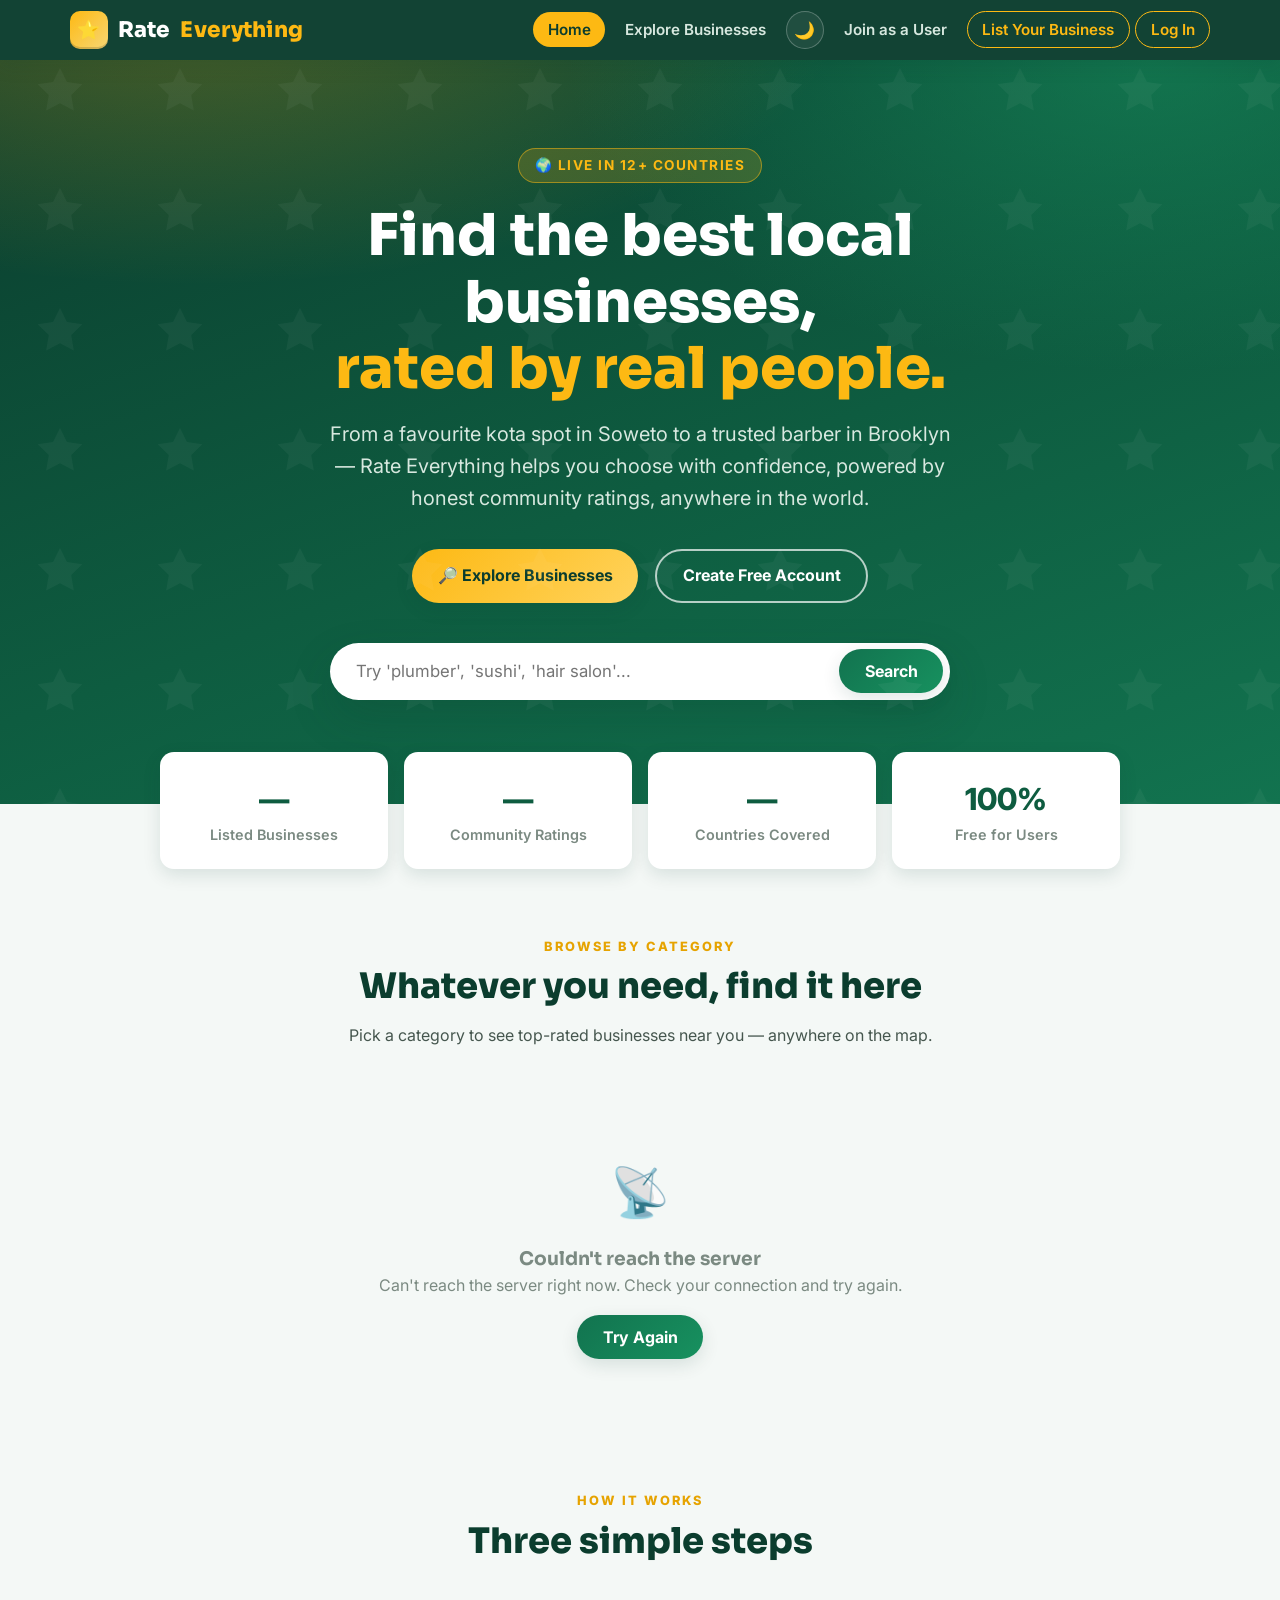
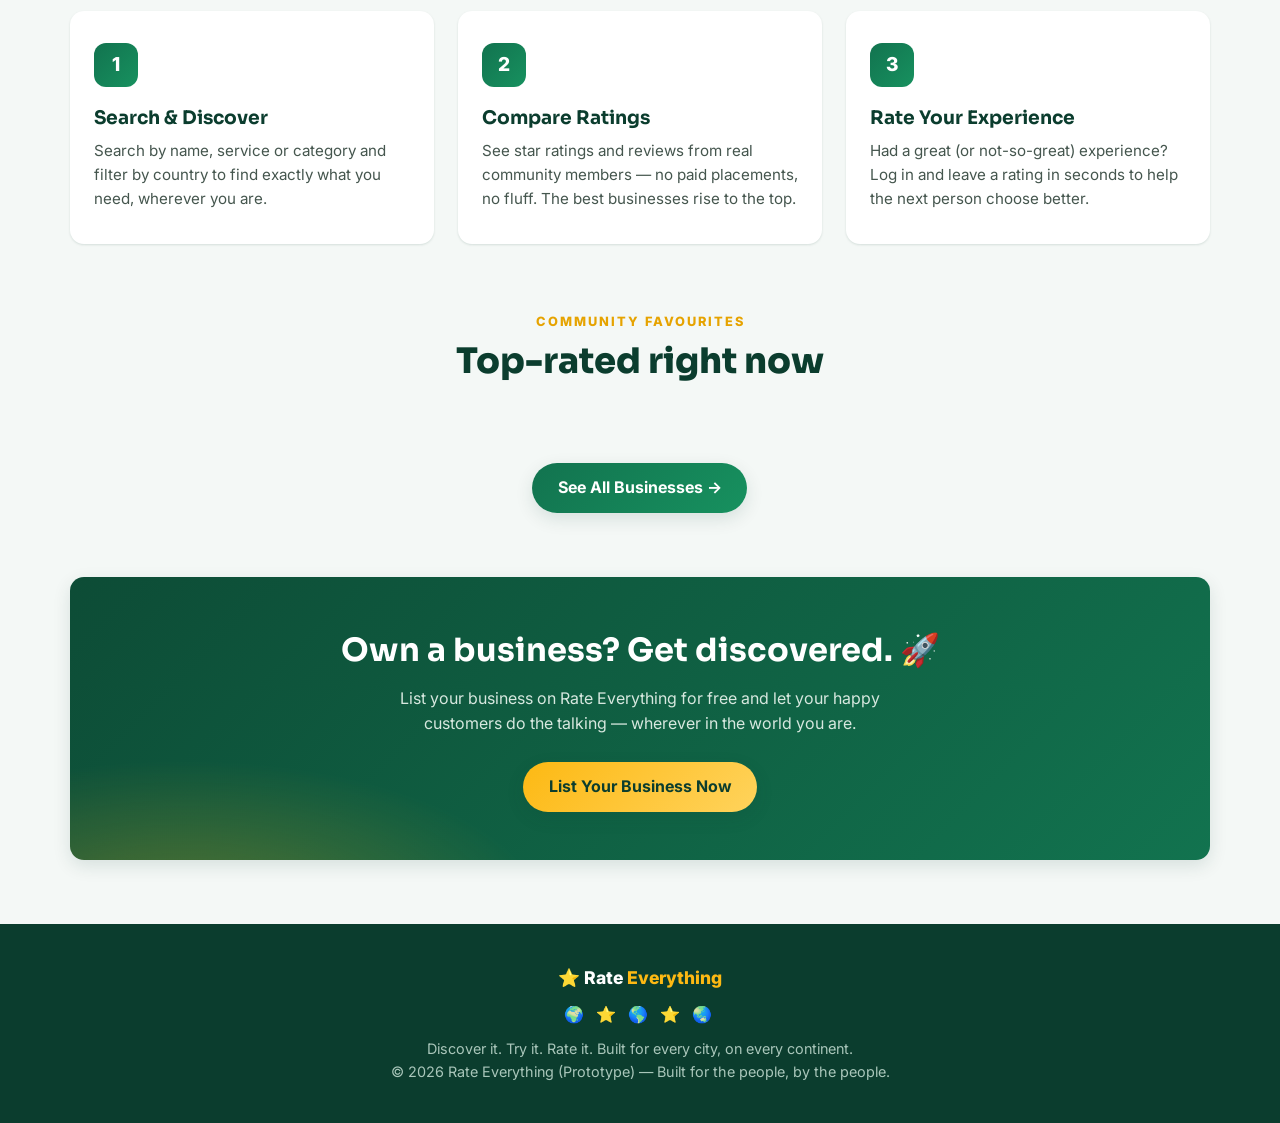
<file: index.html>
<!DOCTYPE html>
<html lang="en">
<head>
  <meta charset="UTF-8" />
  <script>(function(){try{var t=localStorage.getItem("rateeverything.theme");if(t)document.documentElement.setAttribute("data-theme",t);}catch(e){}})();</script>
  <link rel="preconnect" href="https://fonts.googleapis.com">
  <link rel="preconnect" href="https://fonts.gstatic.com" crossorigin>
  <link href="https://fonts.googleapis.com/css2?family=Sora:wght@600;700;800&family=Inter:wght@400;500;600;700;800&display=swap" rel="stylesheet">
  <meta name="viewport" content="width=device-width, initial-scale=1.0" />
  <title>Rate Everything — Discover It. Try It. Rate It.</title>
  <meta name="description" content="Rate Everything helps people around the world find and rate the best local businesses — from restaurants to plumbers — based on real community reviews." />
  <link rel="icon" href="data:image/svg+xml,<svg xmlns='http://www.w3.org/2000/svg' viewBox='0 0 100 100'><text y='0.9em' font-size='90'>⭐</text></svg>" />
  <link rel="stylesheet" href="css/styles.css" />
</head>
<body>

  <!-- ===== Header ===== -->
  <header class="site-header">
    <nav class="nav">
      <a class="brand" href="index.html">
        <span class="logo-badge">⭐</span>
        Rate <span class="brand-accent">Everything</span>
      </a>
      <ul class="nav-links">
        <li><a href="index.html" class="active">Home</a></li>
        <li><a href="businesses.html">Explore Businesses</a></li>
        <li><button type="button" class="theme-toggle" id="themeToggle" aria-label="Toggle dark mode" title="Toggle dark mode">🌙</button></li>
        <li id="navAuthSlot"></li>
      </ul>
    </nav>
  </header>

  <!-- ===== Hero ===== -->
  <section class="hero">
    <div class="hero-inner">
      <span class="eyebrow">🌍 Live in 12+ countries</span>
      <h1>Find the best local businesses,<br /><span class="accent">rated by real people.</span></h1>
      <p class="lead">
        From a favourite kota spot in Soweto to a trusted barber in Brooklyn —
        Rate Everything helps you choose with confidence, powered by honest community ratings, anywhere in the world.
      </p>
      <div class="hero-actions">
        <a href="businesses.html" class="btn btn-gold">🔎 Explore Businesses</a>
        <a href="register.html" class="btn btn-ghost">Create Free Account</a>
      </div>
      <form class="hero-search" id="heroSearchForm">
        <input type="text" id="heroSearch" placeholder="Try 'plumber', 'sushi', 'hair salon'..." aria-label="Search businesses" />
        <button type="submit" class="btn btn-primary">Search</button>
      </form>
    </div>
  </section>

  <!-- ===== Stats ===== -->
  <div class="stats-strip">
    <div class="stat-card"><div class="num" id="statBiz">0</div><div class="lbl">Listed Businesses</div></div>
    <div class="stat-card"><div class="num" id="statReviews">0</div><div class="lbl">Community Ratings</div></div>
    <div class="stat-card"><div class="num" id="statCountries">0</div><div class="lbl">Countries Covered</div></div>
    <div class="stat-card"><div class="num">100%</div><div class="lbl">Free for Users</div></div>
  </div>

  <!-- ===== Categories ===== -->
  <section class="section">
    <div class="section-head">
      <span class="kicker">Browse by category</span>
      <h2>Whatever you need, find it here</h2>
      <p>Pick a category to see top-rated businesses near you — anywhere on the map.</p>
    </div>
    <div class="category-grid" id="categoryGrid"></div>
  </section>

  <!-- ===== How it works ===== -->
  <section class="section" style="padding-top: 0;">
    <div class="section-head">
      <span class="kicker">How it works</span>
      <h2>Three simple steps</h2>
    </div>
    <div class="steps-grid">
      <div class="step-card">
        <div class="step-num">1</div>
        <h3>Search &amp; Discover</h3>
        <p>Search by name, service or category and filter by country to find exactly what you need, wherever you are.</p>
      </div>
      <div class="step-card">
        <div class="step-num">2</div>
        <h3>Compare Ratings</h3>
        <p>See star ratings and reviews from real community members — no paid placements, no fluff. The best businesses rise to the top.</p>
      </div>
      <div class="step-card">
        <div class="step-num">3</div>
        <h3>Rate Your Experience</h3>
        <p>Had a great (or not-so-great) experience? Log in and leave a rating in seconds to help the next person choose better.</p>
      </div>
    </div>
  </section>

  <!-- ===== Top rated preview ===== -->
  <section class="section" style="padding-top: 0;">
    <div class="section-head">
      <span class="kicker">Community favourites</span>
      <h2>Top-rated right now</h2>
    </div>
    <div class="biz-grid" id="topRatedGrid"></div>
    <div style="text-align:center; margin-top:2rem;">
      <a href="businesses.html" class="btn btn-primary">See All Businesses →</a>
    </div>
  </section>

  <!-- ===== CTA band ===== -->
  <section class="section" style="padding-top: 0;">
    <div class="cta-band">
      <h2>Own a business? Get discovered. 🚀</h2>
      <p>List your business on Rate Everything for free and let your happy customers do the talking — wherever in the world you are.</p>
      <a href="business-register.html" class="btn btn-gold">List Your Business Now</a>
    </div>
  </section>

  <!-- ===== Footer ===== -->
  <footer class="site-footer">
    <div class="foot-brand">⭐ Rate <span class="brand-accent">Everything</span></div>
    <div class="globe-dots">🌍 ⭐ 🌎 ⭐ 🌏</div>
    <p>Discover it. Try it. Rate it. Built for every city, on every continent.</p>
    <p>© 2026 Rate Everything (Prototype) — Built for the people, by the people.</p>
  </footer>

  <script src="js/app.js"></script>
  <script src="js/store.js"></script>
  <script src="js/auth.js"></script>
  <script src="js/home.js"></script>
</body>
</html>
</file>
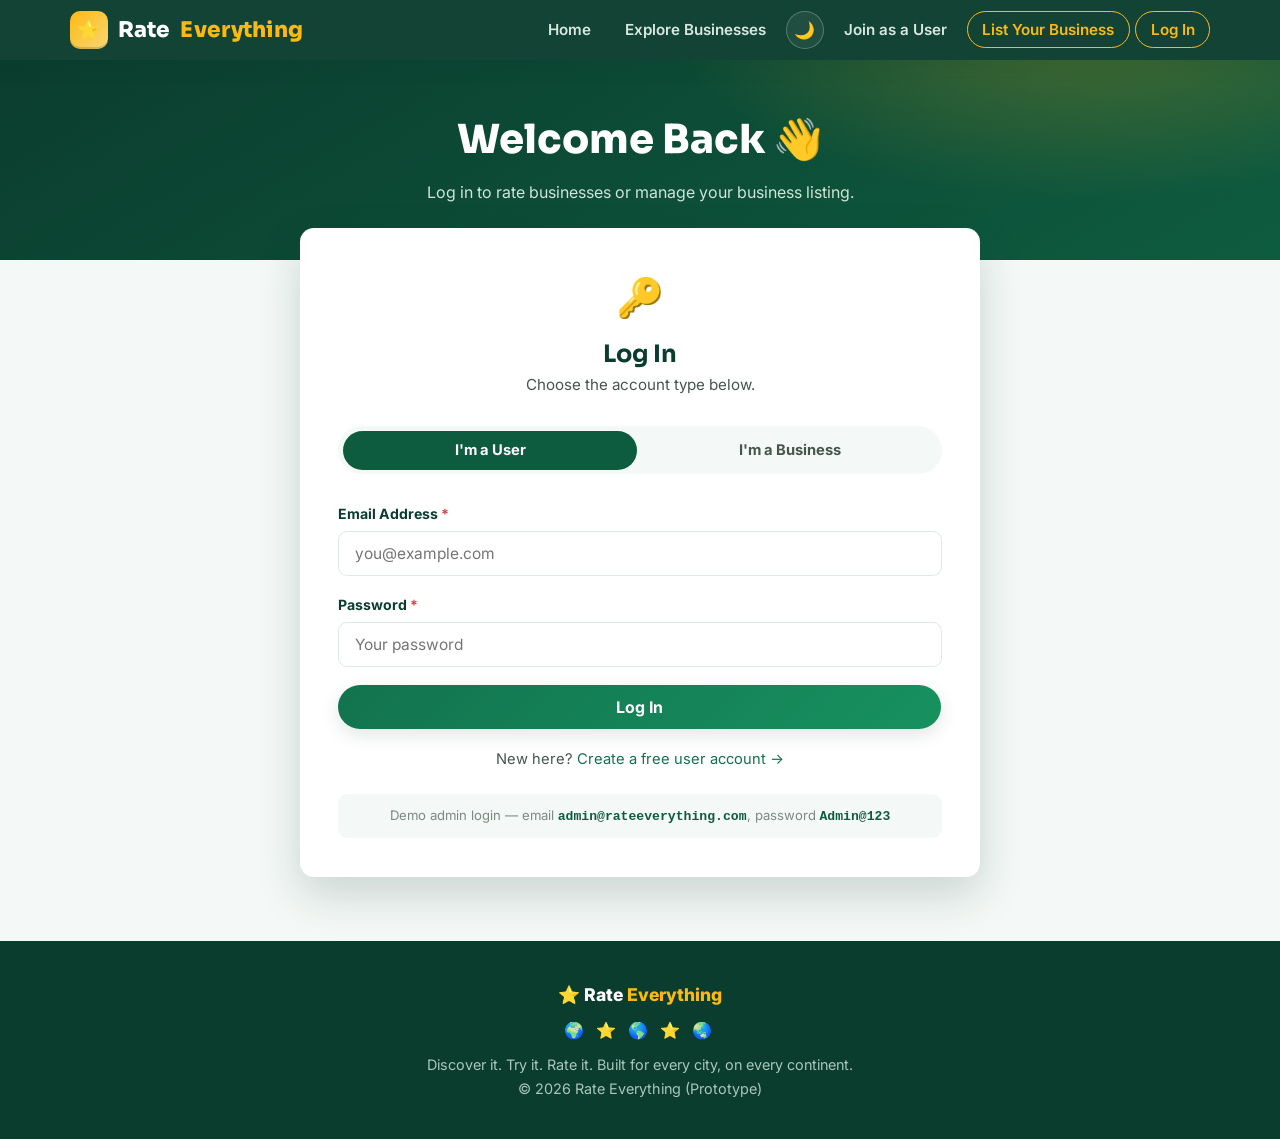
<file: admin.html>
<!DOCTYPE html>
<html lang="en">
<head>
  <meta charset="UTF-8" />
  <script>(function(){try{var t=localStorage.getItem("rateeverything.theme");if(t)document.documentElement.setAttribute("data-theme",t);}catch(e){}})();</script>
  <link rel="preconnect" href="https://fonts.googleapis.com">
  <link rel="preconnect" href="https://fonts.gstatic.com" crossorigin>
  <link href="https://fonts.googleapis.com/css2?family=Sora:wght@600;700;800&family=Inter:wght@400;500;600;700;800&display=swap" rel="stylesheet">
  <meta name="viewport" content="width=device-width, initial-scale=1.0" />
  <title>Admin Dashboard — Rate Everything</title>
  <link rel="icon" href="data:image/svg+xml,<svg xmlns='http://www.w3.org/2000/svg' viewBox='0 0 100 100'><text y='0.9em' font-size='90'>⭐</text></svg>" />
  <link rel="stylesheet" href="css/styles.css" />
</head>
<body>

  <!-- ===== Header ===== -->
  <header class="site-header">
    <nav class="nav">
      <a class="brand" href="index.html">
        <span class="logo-badge">⭐</span>
        Rate <span class="brand-accent">Everything</span>
      </a>
      <ul class="nav-links">
        <li><a href="index.html">Home</a></li>
        <li><a href="businesses.html">Explore Businesses</a></li>
        <li><button type="button" class="theme-toggle" id="themeToggle" aria-label="Toggle dark mode" title="Toggle dark mode">🌙</button></li>
        <li id="navAuthSlot"></li>
      </ul>
    </nav>
  </header>

  <!-- ===== Page hero ===== -->
  <section class="page-hero" style="padding-bottom: 4.5rem;">
    <h1>Admin Dashboard 👑</h1>
    <p>Manage categories, global locations, businesses, users and reviews.</p>
  </section>

  <!-- ===== Dashboard shell ===== -->
  <div class="admin-shell" id="adminShell" style="display:none;">
    <aside class="admin-sidebar" id="adminSidebar">
      <button type="button" class="admin-nav-item active" data-panel="overview">📊 Overview</button>
      <button type="button" class="admin-nav-item" data-panel="categories">🏷️ Categories</button>
      <button type="button" class="admin-nav-item" data-panel="countries">🌍 Countries</button>
      <button type="button" class="admin-nav-item" data-panel="regions">🗺️ Regions / States</button>
      <button type="button" class="admin-nav-item" data-panel="cities">🏙️ Cities</button>
      <button type="button" class="admin-nav-item" data-panel="businesses">🏪 Businesses</button>
      <button type="button" class="admin-nav-item" data-panel="users">👥 Users</button>
      <button type="button" class="admin-nav-item" data-panel="reviews">⭐ Reviews</button>
    </aside>

    <main class="admin-content">
      <!-- Overview -->
      <section class="admin-panel active" id="panel-overview">
        <div class="admin-panel-head">
          <div>
            <h2>Overview</h2>
            <p>Live snapshot of the whole platform.</p>
          </div>
        </div>
        <div class="admin-stats-grid" id="overviewStats"></div>
      </section>

      <!-- Categories -->
      <section class="admin-panel" id="panel-categories">
        <div class="admin-panel-head">
          <div>
            <h2>Categories</h2>
            <p>Business categories shown across the site.</p>
          </div>
          <button type="button" class="btn btn-primary" data-add="category">+ Add Category</button>
        </div>
        <div class="table-wrap"><table class="data-table" id="categoriesTable"></table></div>
      </section>

      <!-- Countries -->
      <section class="admin-panel" id="panel-countries">
        <div class="admin-panel-head">
          <div>
            <h2>Countries</h2>
            <p>Every country businesses and users can register under.</p>
          </div>
          <button type="button" class="btn btn-primary" data-add="country">+ Add Country</button>
        </div>
        <div class="table-wrap"><table class="data-table" id="countriesTable"></table></div>
      </section>

      <!-- Regions -->
      <section class="admin-panel" id="panel-regions">
        <div class="admin-panel-head">
          <div>
            <h2>Regions / Provinces / States</h2>
            <p>The layer between a country and a city.</p>
          </div>
          <button type="button" class="btn btn-primary" data-add="region">+ Add Region</button>
        </div>
        <div class="table-wrap"><table class="data-table" id="regionsTable"></table></div>
      </section>

      <!-- Cities -->
      <section class="admin-panel" id="panel-cities">
        <div class="admin-panel-head">
          <div>
            <h2>Cities</h2>
            <p>Suggested cities shown while registering a business.</p>
          </div>
          <button type="button" class="btn btn-primary" data-add="city">+ Add City</button>
        </div>
        <div class="table-wrap"><table class="data-table" id="citiesTable"></table></div>
      </section>

      <!-- Businesses -->
      <section class="admin-panel" id="panel-businesses">
        <div class="admin-panel-head">
          <div>
            <h2>Businesses</h2>
            <p>Every listed business, seeded or self-registered.</p>
          </div>
        </div>
        <div class="table-wrap"><table class="data-table" id="businessesTable"></table></div>
      </section>

      <!-- Users -->
      <section class="admin-panel" id="panel-users">
        <div class="admin-panel-head">
          <div>
            <h2>Users</h2>
            <p>Everyone with a rating account.</p>
          </div>
        </div>
        <div class="table-wrap"><table class="data-table" id="usersTable"></table></div>
      </section>

      <!-- Reviews -->
      <section class="admin-panel" id="panel-reviews">
        <div class="admin-panel-head">
          <div>
            <h2>Reviews</h2>
            <p>Moderate ratings submitted across the platform.</p>
          </div>
        </div>
        <div class="table-wrap"><table class="data-table" id="reviewsTable"></table></div>
      </section>
    </main>
  </div>

  <!-- ===== Add/Edit modal (content injected per entity type) ===== -->
  <div class="modal-overlay" id="adminModal">
    <div class="modal">
      <h3 id="adminModalTitle">Add</h3>
      <form id="adminModalForm">
        <div class="form-grid" id="adminModalBody"></div>
        <div class="modal-actions">
          <button type="button" class="btn btn-cancel" id="adminModalCancel">Cancel</button>
          <button type="submit" class="btn btn-primary">Save</button>
        </div>
      </form>
    </div>
  </div>

  <!-- ===== Footer ===== -->
  <footer class="site-footer">
    <div class="foot-brand">⭐ Rate <span class="brand-accent">Everything</span></div>
    <div class="globe-dots">🌍 ⭐ 🌎 ⭐ 🌏</div>
    <p>Discover it. Try it. Rate it. Built for every city, on every continent.</p>
    <p>© 2026 Rate Everything (Prototype)</p>
  </footer>

  <script src="js/app.js"></script>
  <script src="js/store.js"></script>
  <script src="js/auth.js"></script>
  <script src="js/admin.js"></script>
</body>
</html>
</file>
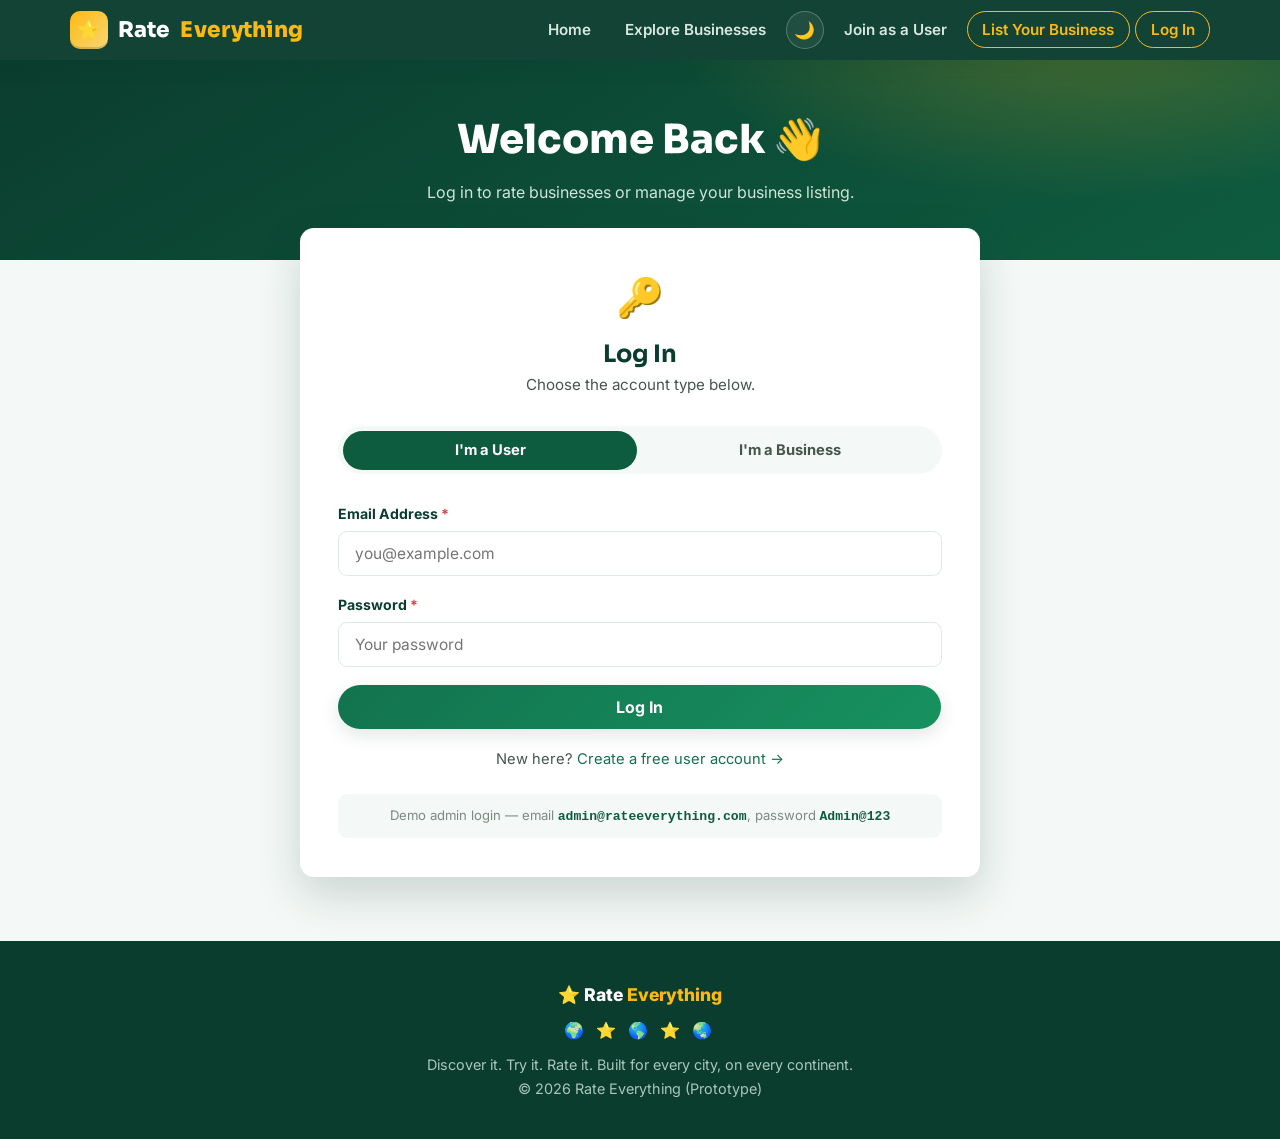
<file: business-dashboard.html>
<!DOCTYPE html>
<html lang="en">
<head>
  <meta charset="UTF-8" />
  <script>(function(){try{var t=localStorage.getItem("rateeverything.theme");if(t)document.documentElement.setAttribute("data-theme",t);}catch(e){}})();</script>
  <link rel="preconnect" href="https://fonts.googleapis.com">
  <link rel="preconnect" href="https://fonts.gstatic.com" crossorigin>
  <link href="https://fonts.googleapis.com/css2?family=Sora:wght@600;700;800&family=Inter:wght@400;500;600;700;800&display=swap" rel="stylesheet">
  <meta name="viewport" content="width=device-width, initial-scale=1.0" />
  <title>My Business — Rate Everything</title>
  <link rel="icon" href="data:image/svg+xml,<svg xmlns='http://www.w3.org/2000/svg' viewBox='0 0 100 100'><text y='0.9em' font-size='90'>⭐</text></svg>" />
  <link rel="stylesheet" href="css/styles.css" />
</head>
<body>

  <!-- ===== Header ===== -->
  <header class="site-header">
    <nav class="nav">
      <a class="brand" href="index.html">
        <span class="logo-badge">⭐</span>
        Rate <span class="brand-accent">Everything</span>
      </a>
      <ul class="nav-links">
        <li><a href="index.html">Home</a></li>
        <li><a href="businesses.html">Explore Businesses</a></li>
        <li><button type="button" class="theme-toggle" id="themeToggle" aria-label="Toggle dark mode" title="Toggle dark mode">🌙</button></li>
        <li id="navAuthSlot"></li>
      </ul>
    </nav>
  </header>

  <!-- ===== Page hero ===== -->
  <section class="page-hero" style="padding-bottom: 4.5rem;">
    <h1>My Business Dashboard 🏪</h1>
    <p>Manage your listing and see what customers are saying.</p>
  </section>

  <!-- ===== Dashboard ===== -->
  <div class="dash-shell" id="dashShell" style="display:none;">

    <div class="dash-card">
      <div class="dash-header">
        <div style="display:flex; align-items:center; gap:1rem;">
          <div class="thumb-cover lg" id="dashCoverThumb"></div>
          <div>
            <h2 id="bizNameHeading">Your listing</h2>
            <p id="bizMetaLine" style="color:var(--ink-400); font-size:0.9rem;"></p>
          </div>
        </div>
        <div>
          <span class="badge" id="verifiedBadge"></span>
        </div>
      </div>
      <div class="admin-stats-grid" style="margin-top:1.4rem;">
        <div class="stat-card"><div class="num" id="dashAvg">0.0</div><div class="lbl">Average Rating</div></div>
        <div class="stat-card"><div class="num" id="dashReviewCount">0</div><div class="lbl">Reviews</div></div>
        <div class="stat-card"><div class="num" id="dashViewsNote">🔗</div><div class="lbl"><a href="#" id="viewPublicListing">View Public Listing</a></div></div>
      </div>
    </div>

    <div class="dash-card">
      <h2>Edit Listing</h2>
      <form id="editBizForm" novalidate>
        <div class="form-grid">
          <div class="form-group full">
            <label for="editImage">Business Photo</label>
            <input type="file" id="editImage" accept="image/*" />
            <span class="hint">Upload a new photo to replace your current cover image.</span>
            <div class="image-upload-preview" id="editImagePreviewWrap" style="display:none;">
              <img id="editImagePreview" alt="Preview" />
              <button type="button" class="icon-btn danger" id="editImageRemove">Remove Photo</button>
            </div>
          </div>

          <div class="form-group full">
            <label for="editName">Business Name <span class="req">*</span></label>
            <input type="text" id="editName" required />
            <span class="error-msg">Please enter your business name.</span>
          </div>
          <div class="form-group">
            <label for="editCategory">Category <span class="req">*</span></label>
            <select id="editCategory" required></select>
          </div>
          <div class="form-group">
            <label for="editCity">City / Town <span class="req">*</span></label>
            <input type="text" id="editCity" required />
            <span class="error-msg">Please enter your city or town.</span>
          </div>
          <div class="form-group full">
            <label for="editDescription">Description <span class="req">*</span></label>
            <textarea id="editDescription" maxlength="200" required></textarea>
            <span class="error-msg">Please describe your business.</span>
          </div>
          <div class="form-group full">
            <label for="editServices">Services Offered <span class="req">*</span></label>
            <input type="text" id="editServices" required />
            <span class="hint">Separate with commas.</span>
          </div>
          <div class="form-group">
            <label for="editEmail">Business Email <span class="req">*</span></label>
            <input type="email" id="editEmail" required />
            <span class="error-msg">Please enter a valid email address.</span>
          </div>
          <div class="form-group">
            <label for="editPhone">Business Phone <span class="req">*</span></label>
            <input type="tel" id="editPhone" required />
            <span class="error-msg">Please enter a contact number.</span>
          </div>
          <div class="form-group full">
            <button type="submit" class="btn btn-primary btn-block">Save Changes</button>
          </div>
        </div>
      </form>
    </div>

    <div class="dash-card">
      <h2>Reviews From Customers</h2>
      <div id="reviewsList"></div>
    </div>

  </div>

  <!-- ===== Footer ===== -->
  <footer class="site-footer">
    <div class="foot-brand">⭐ Rate <span class="brand-accent">Everything</span></div>
    <div class="globe-dots">🌍 ⭐ 🌎 ⭐ 🌏</div>
    <p>Discover it. Try it. Rate it. Built for every city, on every continent.</p>
    <p>© 2026 Rate Everything (Prototype)</p>
  </footer>

  <script src="js/app.js"></script>
  <script src="js/store.js"></script>
  <script src="js/auth.js"></script>
  <script src="js/business-dashboard.js"></script>
</body>
</html>
</file>
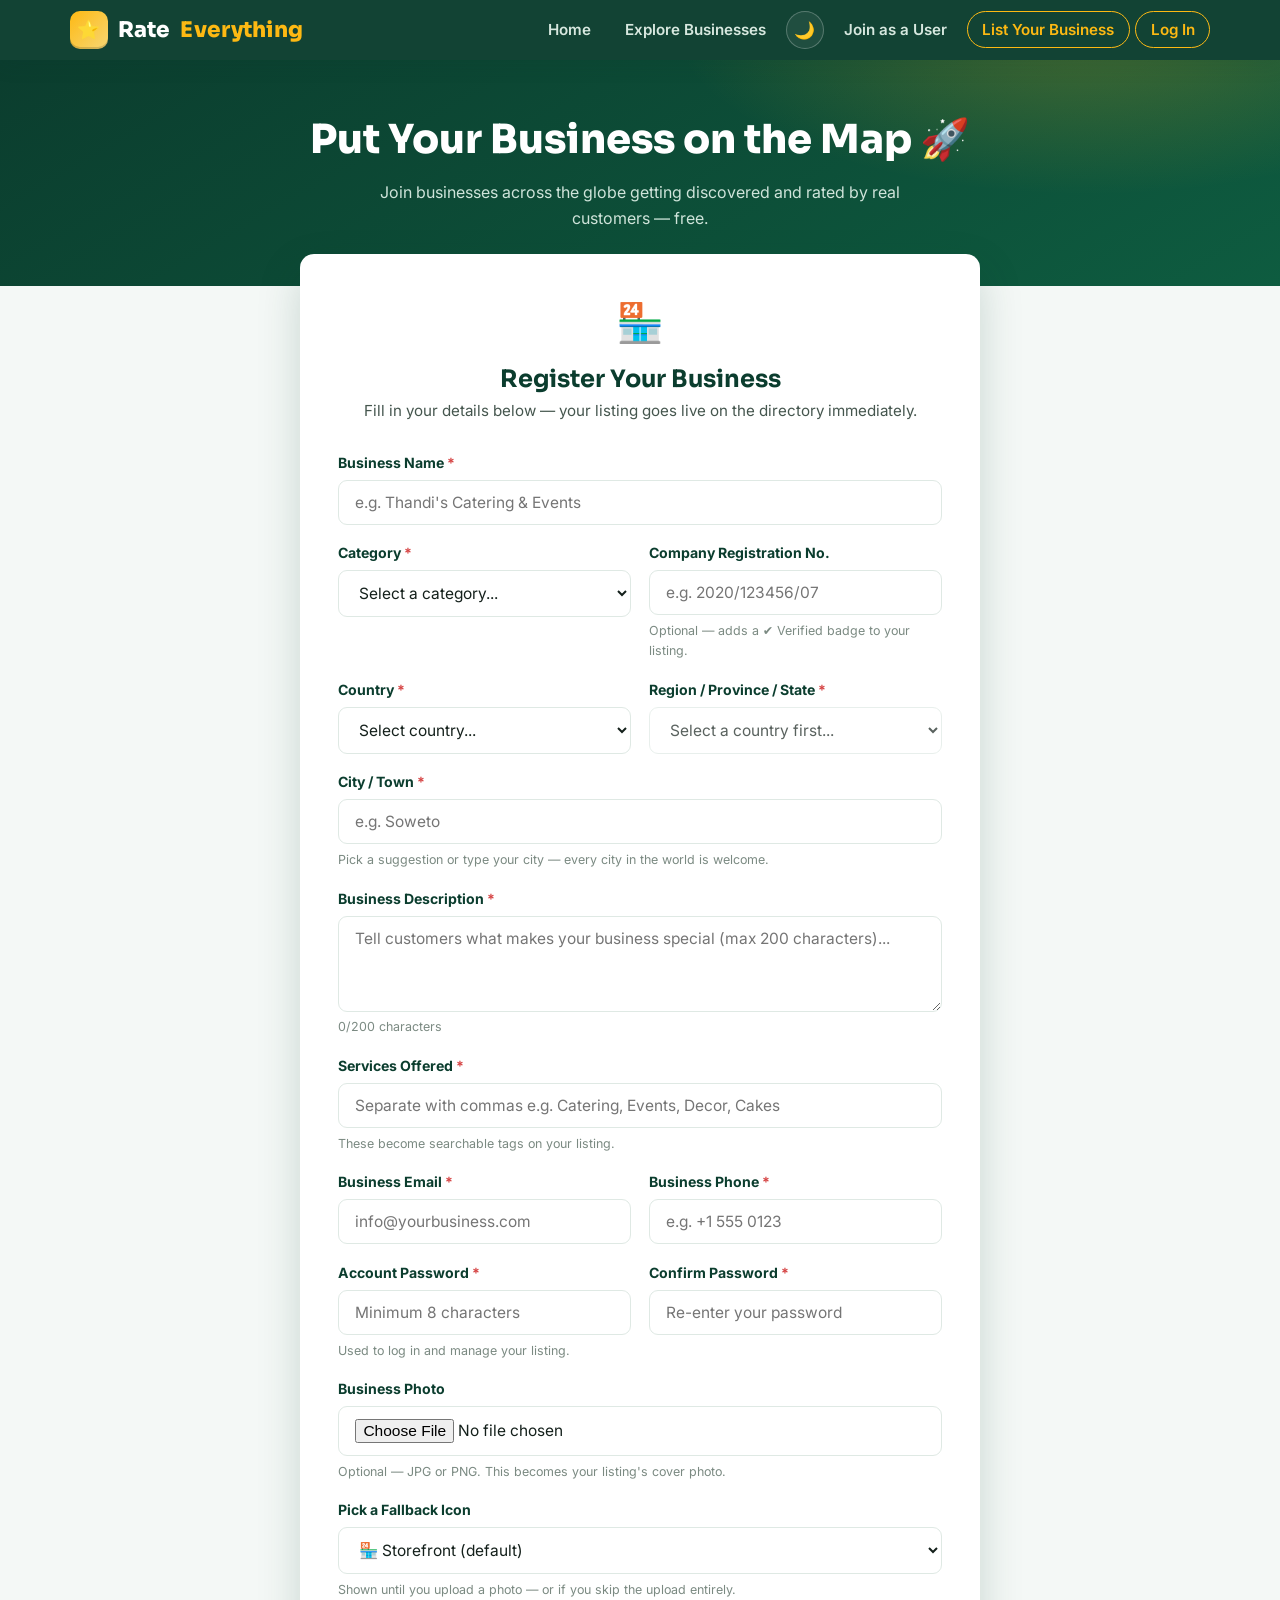
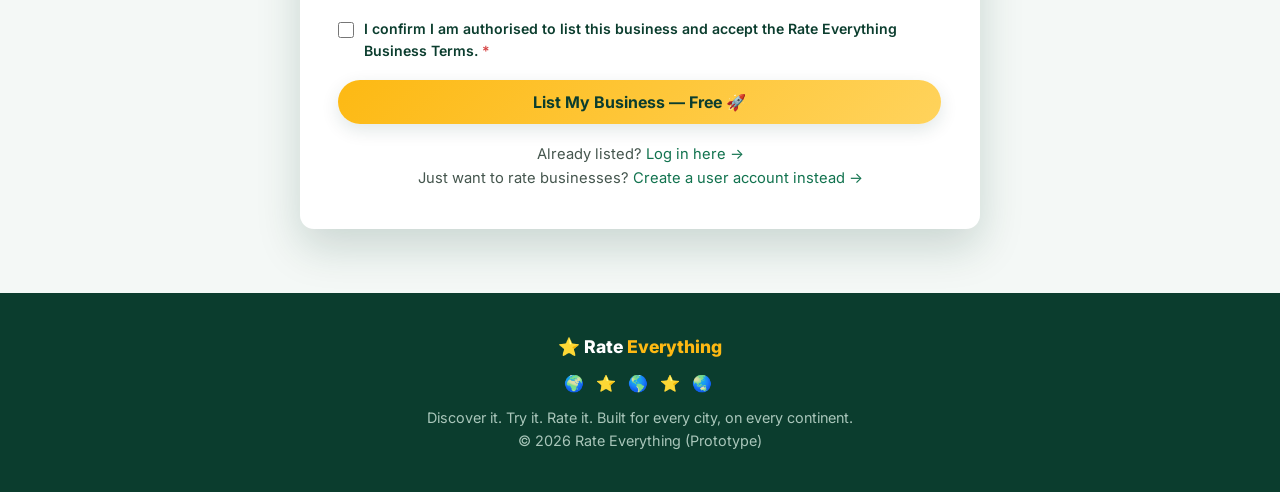
<file: business-register.html>
<!DOCTYPE html>
<html lang="en">
<head>
  <meta charset="UTF-8" />
  <script>(function(){try{var t=localStorage.getItem("rateeverything.theme");if(t)document.documentElement.setAttribute("data-theme",t);}catch(e){}})();</script>
  <link rel="preconnect" href="https://fonts.googleapis.com">
  <link rel="preconnect" href="https://fonts.gstatic.com" crossorigin>
  <link href="https://fonts.googleapis.com/css2?family=Sora:wght@600;700;800&family=Inter:wght@400;500;600;700;800&display=swap" rel="stylesheet">
  <meta name="viewport" content="width=device-width, initial-scale=1.0" />
  <title>List Your Business — Rate Everything</title>
  <link rel="icon" href="data:image/svg+xml,<svg xmlns='http://www.w3.org/2000/svg' viewBox='0 0 100 100'><text y='0.9em' font-size='90'>⭐</text></svg>" />
  <link rel="stylesheet" href="css/styles.css" />
</head>
<body>

  <!-- ===== Header ===== -->
  <header class="site-header">
    <nav class="nav">
      <a class="brand" href="index.html">
        <span class="logo-badge">⭐</span>
        Rate <span class="brand-accent">Everything</span>
      </a>
      <ul class="nav-links">
        <li><a href="index.html">Home</a></li>
        <li><a href="businesses.html">Explore Businesses</a></li>
        <li><button type="button" class="theme-toggle" id="themeToggle" aria-label="Toggle dark mode" title="Toggle dark mode">🌙</button></li>
        <li id="navAuthSlot"></li>
      </ul>
    </nav>
  </header>

  <!-- ===== Page hero ===== -->
  <section class="page-hero">
    <h1>Put Your Business on the Map 🚀</h1>
    <p>Join businesses across the globe getting discovered and rated by real customers — free.</p>
  </section>

  <!-- ===== Form ===== -->
  <div class="form-shell">
    <div class="form-card">

      <form id="bizForm" novalidate>
        <div class="form-intro">
          <div class="form-emoji">🏪</div>
          <h2>Register Your Business</h2>
          <p>Fill in your details below — your listing goes live on the directory immediately.</p>
        </div>

        <div class="form-grid">
          <div class="form-group full">
            <label for="bizName">Business Name <span class="req">*</span></label>
            <input type="text" id="bizName" placeholder="e.g. Thandi's Catering & Events" required />
            <span class="error-msg">Please enter your business name.</span>
          </div>

          <div class="form-group">
            <label for="bizCategory">Category <span class="req">*</span></label>
            <select id="bizCategory" required>
              <option value="">Select a category...</option>
            </select>
            <span class="error-msg">Please select a category.</span>
          </div>

          <div class="form-group">
            <label for="bizRegNo">Company Registration No.</label>
            <input type="text" id="bizRegNo" placeholder="e.g. 2020/123456/07" />
            <span class="hint">Optional — adds a ✔ Verified badge to your listing.</span>
          </div>

          <div class="form-group">
            <label for="bizCountry">Country <span class="req">*</span></label>
            <select id="bizCountry" required>
              <option value="">Select country...</option>
            </select>
            <span class="error-msg">Please select a country.</span>
          </div>

          <div class="form-group">
            <label for="bizRegion">Region / Province / State <span class="req">*</span></label>
            <select id="bizRegion" required disabled>
              <option value="">Select a country first...</option>
            </select>
            <span class="error-msg">Please select your region.</span>
          </div>

          <div class="form-group full">
            <label for="bizCity">City / Town <span class="req">*</span></label>
            <input type="text" id="bizCity" placeholder="e.g. Soweto" list="bizCityOptions" required />
            <datalist id="bizCityOptions"></datalist>
            <span class="hint">Pick a suggestion or type your city — every city in the world is welcome.</span>
            <span class="error-msg">Please enter your city or town.</span>
          </div>

          <div class="form-group full">
            <label for="bizDescription">Business Description <span class="req">*</span></label>
            <textarea id="bizDescription" placeholder="Tell customers what makes your business special (max 200 characters)..." maxlength="200" required></textarea>
            <span class="hint"><span id="descCount">0</span>/200 characters</span>
            <span class="error-msg">Please describe your business.</span>
          </div>

          <div class="form-group full">
            <label for="bizServices">Services Offered <span class="req">*</span></label>
            <input type="text" id="bizServices" placeholder="Separate with commas e.g. Catering, Events, Decor, Cakes" required />
            <span class="hint">These become searchable tags on your listing.</span>
            <span class="error-msg">Please list at least one service.</span>
          </div>

          <div class="form-group">
            <label for="bizEmail">Business Email <span class="req">*</span></label>
            <input type="email" id="bizEmail" placeholder="info@yourbusiness.com" required />
            <span class="error-msg">Please enter a valid email address.</span>
          </div>

          <div class="form-group">
            <label for="bizPhone">Business Phone <span class="req">*</span></label>
            <input type="tel" id="bizPhone" placeholder="e.g. +1 555 0123" required />
            <span class="error-msg">Please enter a contact number.</span>
          </div>

          <div class="form-group">
            <label for="bizPassword">Account Password <span class="req">*</span></label>
            <input type="password" id="bizPassword" placeholder="Minimum 8 characters" minlength="8" required />
            <span class="hint">Used to log in and manage your listing.</span>
            <span class="error-msg">Password must be at least 8 characters.</span>
          </div>

          <div class="form-group">
            <label for="bizConfirmPassword">Confirm Password <span class="req">*</span></label>
            <input type="password" id="bizConfirmPassword" data-match="#bizPassword" placeholder="Re-enter your password" required />
            <span class="error-msg">Passwords do not match.</span>
          </div>

          <div class="form-group full">
            <label for="bizImage">Business Photo</label>
            <input type="file" id="bizImage" accept="image/*" />
            <span class="hint">Optional — JPG or PNG. This becomes your listing's cover photo.</span>
            <div class="image-upload-preview" id="bizImagePreviewWrap" style="display:none;">
              <img id="bizImagePreview" alt="Preview" />
              <button type="button" class="icon-btn danger" id="bizImageRemove">Remove Photo</button>
            </div>
          </div>

          <div class="form-group full">
            <label for="bizIcon">Pick a Fallback Icon</label>
            <select id="bizIcon">
              <option value="🏪">🏪 Storefront (default)</option>
              <option value="🍽️">🍽️ Food & Dining</option>
              <option value="💇🏾‍♀️">💇🏾‍♀️ Hair & Beauty</option>
              <option value="🚗">🚗 Automotive</option>
              <option value="🩺">🩺 Health</option>
              <option value="💻">💻 Tech</option>
              <option value="🛍️">🛍️ Retail</option>
              <option value="🛠️">🛠️ Trades & Services</option>
              <option value="🧳">🧳 Travel</option>
              <option value="🎉">🎉 Events</option>
            </select>
            <span class="hint">Shown until you upload a photo — or if you skip the upload entirely.</span>
          </div>

          <div class="form-group full">
            <div class="checkbox-row">
              <input type="checkbox" id="bizTerms" required />
              <label for="bizTerms" style="font-weight:600;">
                I confirm I am authorised to list this business and accept the Rate Everything Business Terms. <span class="req">*</span>
              </label>
            </div>
            <span class="error-msg">You must accept the terms to continue.</span>
          </div>

          <div class="form-group full">
            <button type="submit" class="btn btn-gold btn-block">List My Business — Free 🚀</button>
          </div>
        </div>

        <p class="form-footer-note">
          Already listed? <a href="login.html">Log in here →</a><br />
          Just want to rate businesses? <a href="register.html">Create a user account instead →</a>
        </p>
      </form>

      <!-- Shown after submitting the form, before the listing is actually created -->
      <div class="otp-panel" id="otpPanel">
        <div class="form-intro">
          <div class="form-emoji">📧</div>
          <h2>Verify Your Email</h2>
          <p>Enter the 6-digit code we sent to <strong id="otpEmailTarget"></strong>.</p>
        </div>

        <div class="demo-hint">
          🔧 Prototype note: no email server is connected, so instead of emailing it, your code is shown right here: <code id="otpDevCode"></code>
        </div>

        <form id="otpForm" novalidate style="margin-top:1.4rem;">
          <div class="form-grid">
            <div class="form-group full">
              <label for="otpCodeInput">Verification Code</label>
              <input type="text" id="otpCodeInput" class="otp-input" inputmode="numeric" pattern="[0-9]*" maxlength="6" placeholder="000000" autocomplete="one-time-code" required />
              <span class="error-msg" id="otpError"></span>
            </div>
            <div class="form-group full">
              <button type="submit" class="btn btn-gold btn-block">Verify &amp; List My Business</button>
            </div>
          </div>
        </form>

        <p class="form-footer-note">
          Didn't get a code? <button type="button" class="link-btn" id="otpResendBtn">Resend Code</button><br />
          Wrong email? <button type="button" class="link-btn" id="otpBackBtn">Use a different email</button>
        </p>
      </div>

      <!-- Shown after successful verification -->
      <div class="success-panel" id="successPanel">
        <div class="success-icon">🏪</div>
        <h2>Congratulations — you're listed!</h2>
        <p><strong id="successBizName"></strong> is now live on Rate Everything and ready to receive ratings from the community. You're logged in — head to your dashboard any time.</p>
        <a href="business-dashboard.html" class="btn btn-primary" id="viewListingBtn">Go to My Dashboard →</a>
      </div>

    </div>
  </div>

  <!-- ===== Footer ===== -->
  <footer class="site-footer">
    <div class="foot-brand">⭐ Rate <span class="brand-accent">Everything</span></div>
    <div class="globe-dots">🌍 ⭐ 🌎 ⭐ 🌏</div>
    <p>Discover it. Try it. Rate it. Built for every city, on every continent.</p>
    <p>© 2026 Rate Everything (Prototype)</p>
  </footer>

  <script src="js/app.js"></script>
  <script src="js/store.js"></script>
  <script src="js/auth.js"></script>
  <script src="js/business-register.js"></script>
</body>
</html>
</file>
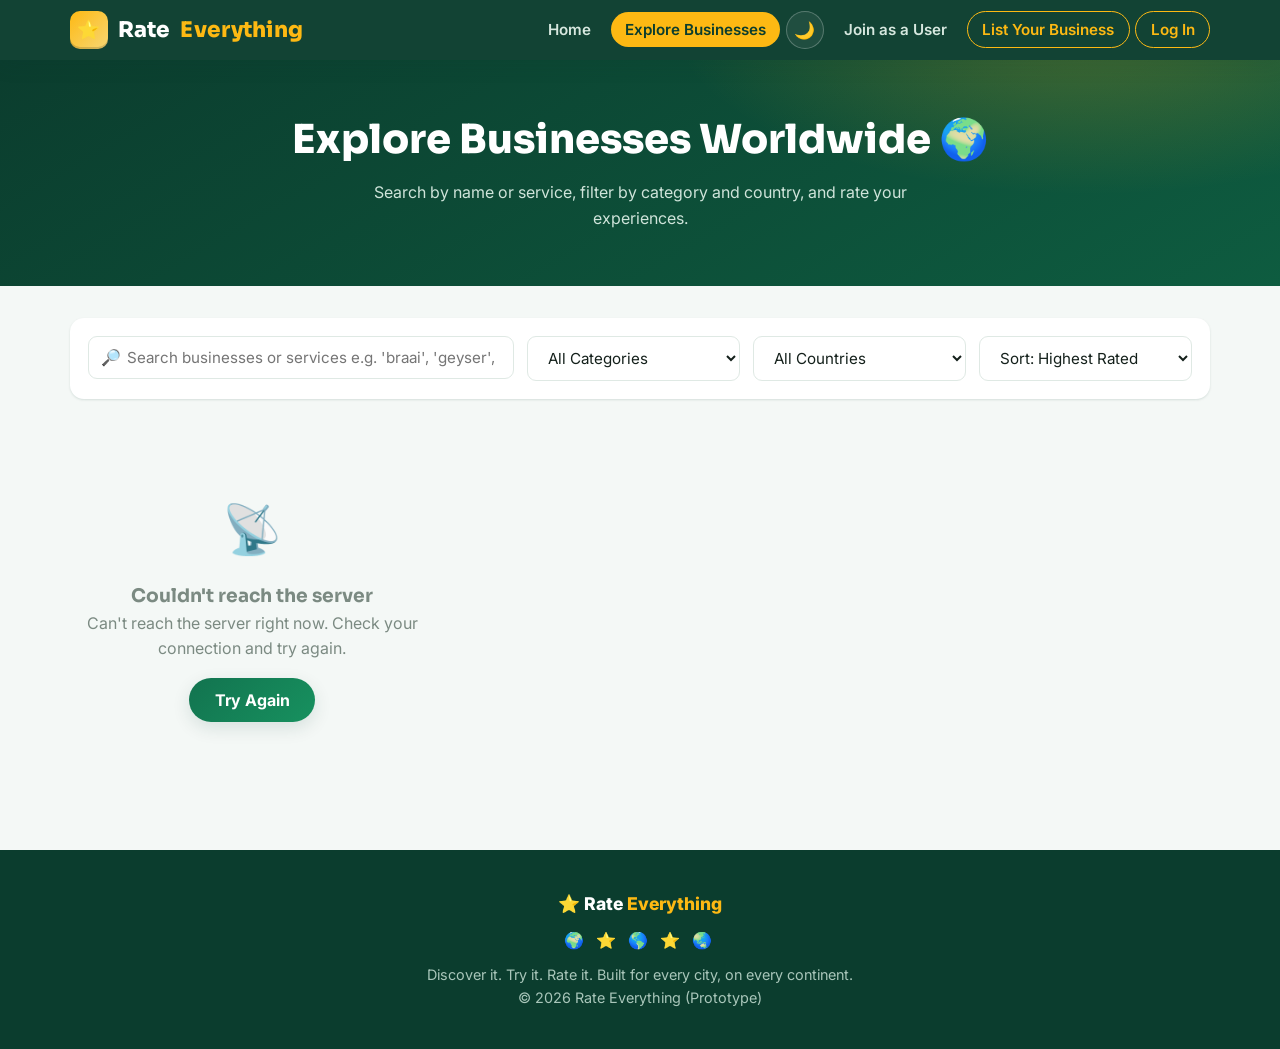
<file: businesses.html>
<!DOCTYPE html>
<html lang="en">
<head>
  <meta charset="UTF-8" />
  <script>(function(){try{var t=localStorage.getItem("rateeverything.theme");if(t)document.documentElement.setAttribute("data-theme",t);}catch(e){}})();</script>
  <link rel="preconnect" href="https://fonts.googleapis.com">
  <link rel="preconnect" href="https://fonts.gstatic.com" crossorigin>
  <link href="https://fonts.googleapis.com/css2?family=Sora:wght@600;700;800&family=Inter:wght@400;500;600;700;800&display=swap" rel="stylesheet">
  <meta name="viewport" content="width=device-width, initial-scale=1.0" />
  <title>Explore Businesses — Rate Everything</title>
  <link rel="icon" href="data:image/svg+xml,<svg xmlns='http://www.w3.org/2000/svg' viewBox='0 0 100 100'><text y='0.9em' font-size='90'>⭐</text></svg>" />
  <link rel="stylesheet" href="css/styles.css" />
</head>
<body>

  <!-- ===== Header ===== -->
  <header class="site-header">
    <nav class="nav">
      <a class="brand" href="index.html">
        <span class="logo-badge">⭐</span>
        Rate <span class="brand-accent">Everything</span>
      </a>
      <ul class="nav-links">
        <li><a href="index.html">Home</a></li>
        <li><a href="businesses.html" class="active">Explore Businesses</a></li>
        <li><button type="button" class="theme-toggle" id="themeToggle" aria-label="Toggle dark mode" title="Toggle dark mode">🌙</button></li>
        <li id="navAuthSlot"></li>
      </ul>
    </nav>
  </header>

  <!-- ===== Page hero ===== -->
  <section class="page-hero">
    <h1>Explore Businesses Worldwide 🌍</h1>
    <p>Search by name or service, filter by category and country, and rate your experiences.</p>
  </section>

  <!-- ===== Directory ===== -->
  <section class="section" style="padding-top: 2rem;">

    <div class="toolbar">
      <div class="field search-field">
        <span class="icon">🔎</span>
        <input type="text" id="searchInput" placeholder="Search businesses or services e.g. 'braai', 'geyser', 'sushi'..." />
      </div>
      <div class="field">
        <select id="categoryFilter">
          <option value="">All Categories</option>
        </select>
      </div>
      <div class="field">
        <select id="countryFilter">
          <option value="">All Countries</option>
        </select>
      </div>
      <div class="field">
        <select id="sortBy">
          <option value="rating">Sort: Highest Rated</option>
          <option value="reviews">Sort: Most Reviewed</option>
          <option value="name">Sort: Name (A–Z)</option>
        </select>
      </div>
    </div>

    <div class="results-info" id="resultsInfo"></div>
    <div class="biz-grid" id="bizGrid"></div>

    <div class="empty-state" id="emptyState" style="display:none;">
      <div class="big">🤷</div>
      <h3>No businesses found</h3>
      <p>Try a different search term or clear your filters.</p>
      <p style="margin-top:1rem;">
        Know a great business that should be here?
        <a href="business-register.html">List it for free →</a>
      </p>
    </div>
  </section>

  <!-- ===== Rating modal ===== -->
  <div class="modal-overlay" id="rateModal">
    <div class="modal">
      <h3 id="modalBizName">Rate this business</h3>
      <p class="modal-sub" id="modalBizMeta"></p>
      <div class="star-picker" id="starPicker">
        <button type="button" data-star="1">★</button>
        <button type="button" data-star="2">★</button>
        <button type="button" data-star="3">★</button>
        <button type="button" data-star="4">★</button>
        <button type="button" data-star="5">★</button>
      </div>
      <div class="star-label" id="starLabel">Tap a star to rate</div>
      <textarea id="reviewText" placeholder="Tell others about your experience (optional)..."></textarea>
      <div class="modal-actions">
        <button class="btn btn-cancel" id="cancelRate">Cancel</button>
        <button class="btn btn-primary" id="submitRate">Submit Rating</button>
      </div>
    </div>
  </div>

  <!-- ===== Business details modal (reviews + map) ===== -->
  <div class="modal-overlay" id="detailsModal">
    <div class="modal modal-details">
      <button type="button" class="modal-close" id="detailsClose" aria-label="Close">✕</button>
      <div class="details-cover-wrap" id="detailsCoverWrap"></div>

      <h3 id="detailsName">Business name</h3>
      <p class="modal-sub" id="detailsMeta"></p>
      <p class="biz-desc" id="detailsDescription"></p>
      <div class="biz-services" id="detailsServices"></div>

      <div class="details-section-title">📍 Location</div>
      <div class="details-map-wrap" id="detailsMapWrap"></div>
      <a href="#" id="detailsDirectionsBtn" class="btn btn-primary btn-block" target="_blank" rel="noopener">🧭 Get Directions</a>

      <div class="details-section-title">Ratings &amp; Reviews (<span id="detailsReviewCount">0</span>)</div>
      <div class="rating-summary-top">
        <div class="rating-summary-avg" id="detailsAvg">0.0</div>
        <div>
          <span class="stars" id="detailsStars"></span>
          <div class="rating-count" id="detailsRatingCount"></div>
        </div>
      </div>
      <div class="rating-bars" id="detailsRatingBars"></div>

      <div class="details-section-title">What people are saying</div>
      <div id="detailsReviewsList"></div>

      <button type="button" class="btn btn-gold btn-block" id="detailsRateBtn" style="margin-top:1.4rem;">⭐ Rate This Business</button>
    </div>
  </div>

  <!-- ===== Footer ===== -->
  <footer class="site-footer">
    <div class="foot-brand">⭐ Rate <span class="brand-accent">Everything</span></div>
    <div class="globe-dots">🌍 ⭐ 🌎 ⭐ 🌏</div>
    <p>Discover it. Try it. Rate it. Built for every city, on every continent.</p>
    <p>© 2026 Rate Everything (Prototype)</p>
  </footer>

  <script src="js/app.js"></script>
  <script src="js/store.js"></script>
  <script src="js/auth.js"></script>
  <script src="js/businesses.js"></script>
</body>
</html>
</file>
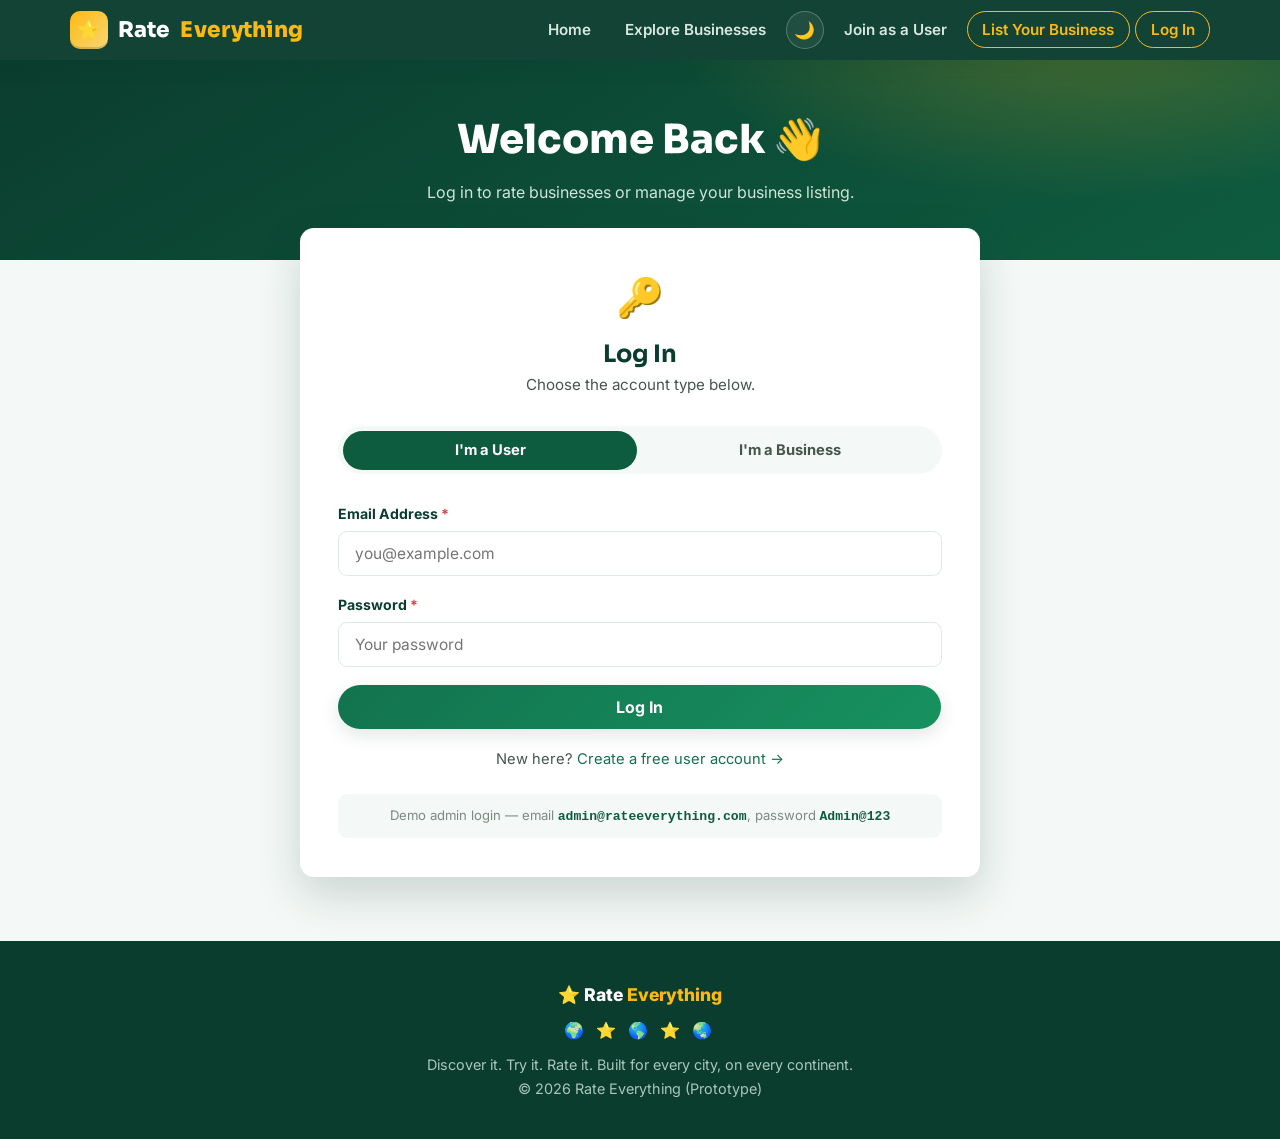
<file: login.html>
<!DOCTYPE html>
<html lang="en">
<head>
  <meta charset="UTF-8" />
  <script>(function(){try{var t=localStorage.getItem("rateeverything.theme");if(t)document.documentElement.setAttribute("data-theme",t);}catch(e){}})();</script>
  <link rel="preconnect" href="https://fonts.googleapis.com">
  <link rel="preconnect" href="https://fonts.gstatic.com" crossorigin>
  <link href="https://fonts.googleapis.com/css2?family=Sora:wght@600;700;800&family=Inter:wght@400;500;600;700;800&display=swap" rel="stylesheet">
  <meta name="viewport" content="width=device-width, initial-scale=1.0" />
  <title>Log In — Rate Everything</title>
  <link rel="icon" href="data:image/svg+xml,<svg xmlns='http://www.w3.org/2000/svg' viewBox='0 0 100 100'><text y='0.9em' font-size='90'>⭐</text></svg>" />
  <link rel="stylesheet" href="css/styles.css" />
</head>
<body>

  <!-- ===== Header ===== -->
  <header class="site-header">
    <nav class="nav">
      <a class="brand" href="index.html">
        <span class="logo-badge">⭐</span>
        Rate <span class="brand-accent">Everything</span>
      </a>
      <ul class="nav-links">
        <li><a href="index.html">Home</a></li>
        <li><a href="businesses.html">Explore Businesses</a></li>
        <li><button type="button" class="theme-toggle" id="themeToggle" aria-label="Toggle dark mode" title="Toggle dark mode">🌙</button></li>
        <li id="navAuthSlot"></li>
      </ul>
    </nav>
  </header>

  <!-- ===== Page hero ===== -->
  <section class="page-hero">
    <h1>Welcome Back 👋</h1>
    <p>Log in to rate businesses or manage your business listing.</p>
  </section>

  <!-- ===== Form ===== -->
  <div class="form-shell">
    <div class="form-card">

      <div class="form-intro">
        <div class="form-emoji">🔑</div>
        <h2>Log In</h2>
        <p>Choose the account type below.</p>
      </div>

      <div class="auth-tabs">
        <button type="button" class="auth-tab active" data-tab="user">I'm a User</button>
        <button type="button" class="auth-tab" data-tab="business">I'm a Business</button>
      </div>

      <!-- User login -->
      <div class="auth-panel active" id="userPanel">
        <form id="userLoginForm" novalidate>
          <div class="form-grid">
            <div class="form-group full">
              <label for="userEmail">Email Address <span class="req">*</span></label>
              <input type="email" id="userEmail" placeholder="you@example.com" required />
              <span class="error-msg">Please enter a valid email address.</span>
            </div>
            <div class="form-group full">
              <label for="userPassword">Password <span class="req">*</span></label>
              <input type="password" id="userPassword" placeholder="Your password" required />
              <span class="error-msg">Please enter your password.</span>
            </div>
            <div class="form-group full">
              <button type="submit" class="btn btn-primary btn-block">Log In</button>
            </div>
          </div>
        </form>
        <p class="form-footer-note">
          New here? <a href="register.html">Create a free user account →</a>
        </p>
      </div>

      <!-- Business login -->
      <div class="auth-panel" id="businessPanel">
        <form id="businessLoginForm" novalidate>
          <div class="form-grid">
            <div class="form-group full">
              <label for="bizLoginEmail">Business Email <span class="req">*</span></label>
              <input type="email" id="bizLoginEmail" placeholder="info@yourbusiness.com" required />
              <span class="error-msg">Please enter a valid email address.</span>
            </div>
            <div class="form-group full">
              <label for="bizLoginPassword">Password <span class="req">*</span></label>
              <input type="password" id="bizLoginPassword" placeholder="Your password" required />
              <span class="error-msg">Please enter your password.</span>
            </div>
            <div class="form-group full">
              <button type="submit" class="btn btn-gold btn-block">Log In</button>
            </div>
          </div>
        </form>
        <p class="form-footer-note">
          Not listed yet? <a href="business-register.html">List your business for free →</a>
        </p>
      </div>

      <div class="demo-hint">
        Demo admin login — email <code>admin@rateeverything.com</code>, password <code>Admin@123</code>
      </div>

    </div>
  </div>

  <!-- ===== Footer ===== -->
  <footer class="site-footer">
    <div class="foot-brand">⭐ Rate <span class="brand-accent">Everything</span></div>
    <div class="globe-dots">🌍 ⭐ 🌎 ⭐ 🌏</div>
    <p>Discover it. Try it. Rate it. Built for every city, on every continent.</p>
    <p>© 2026 Rate Everything (Prototype)</p>
  </footer>

  <script src="js/app.js"></script>
  <script src="js/store.js"></script>
  <script src="js/auth.js"></script>
  <script src="js/login.js"></script>
</body>
</html>
</file>
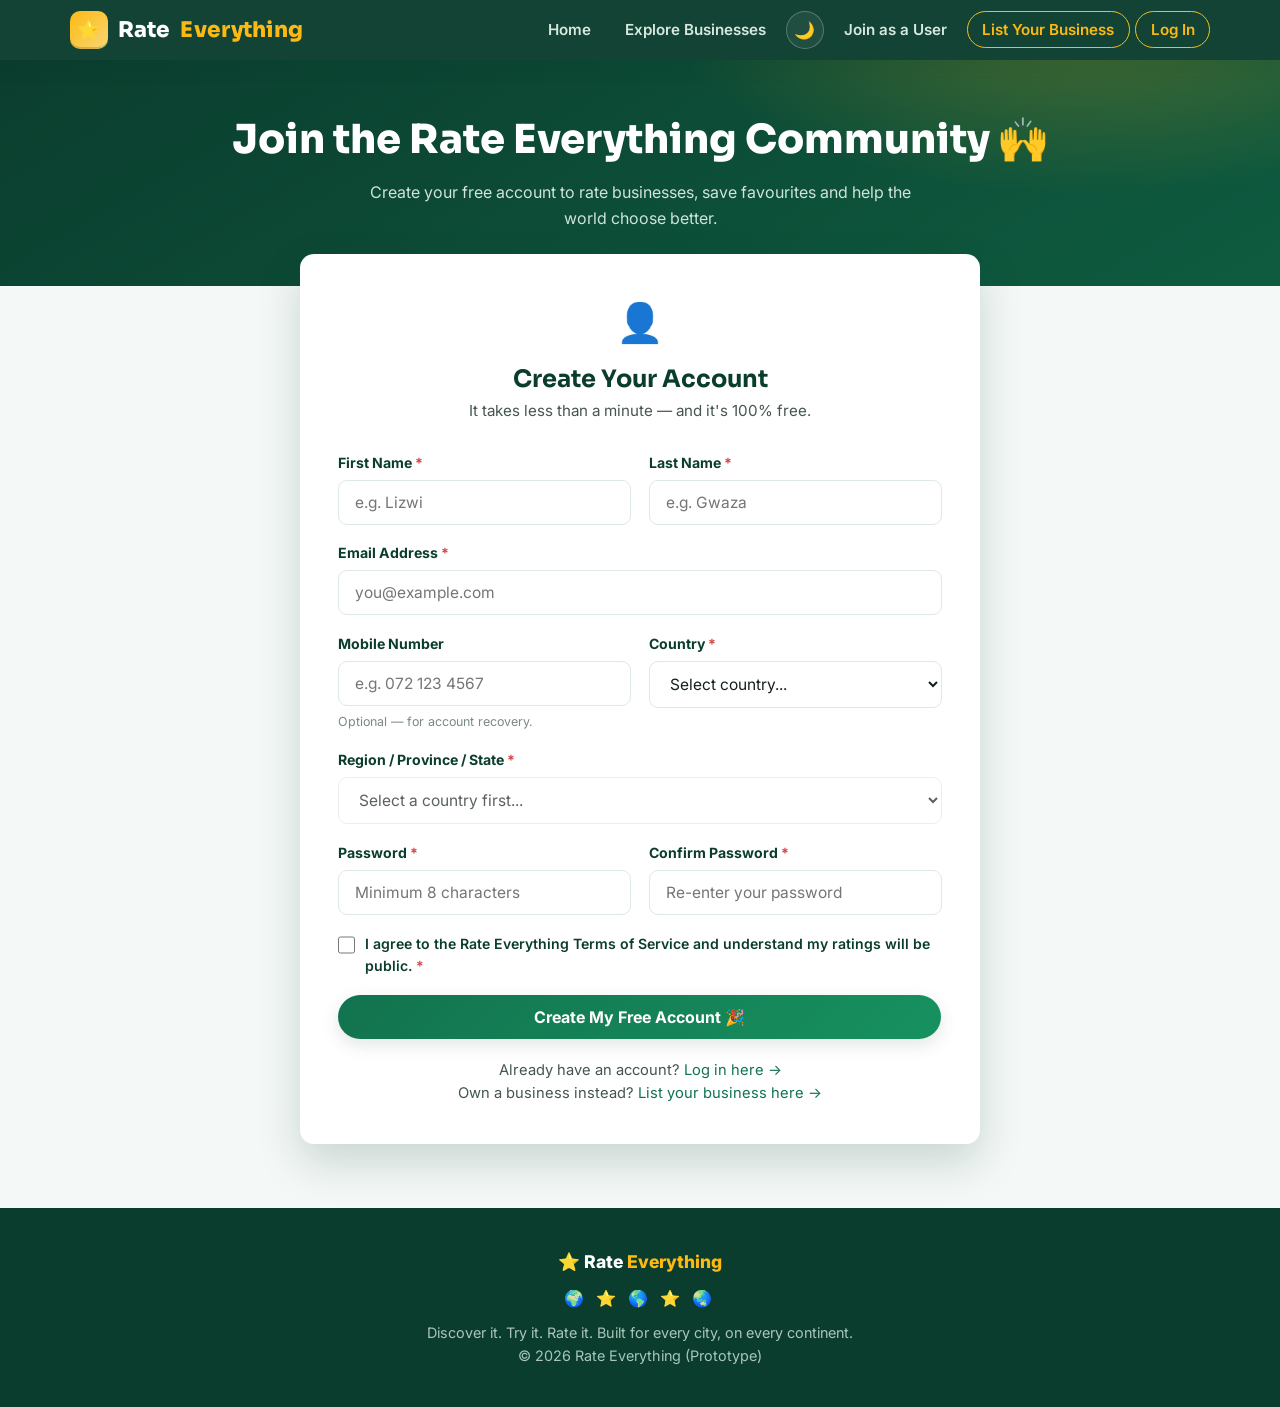
<file: register.html>
<!DOCTYPE html>
<html lang="en">
<head>
  <meta charset="UTF-8" />
  <script>(function(){try{var t=localStorage.getItem("rateeverything.theme");if(t)document.documentElement.setAttribute("data-theme",t);}catch(e){}})();</script>
  <link rel="preconnect" href="https://fonts.googleapis.com">
  <link rel="preconnect" href="https://fonts.gstatic.com" crossorigin>
  <link href="https://fonts.googleapis.com/css2?family=Sora:wght@600;700;800&family=Inter:wght@400;500;600;700;800&display=swap" rel="stylesheet">
  <meta name="viewport" content="width=device-width, initial-scale=1.0" />
  <title>Join as a User — Rate Everything</title>
  <link rel="icon" href="data:image/svg+xml,<svg xmlns='http://www.w3.org/2000/svg' viewBox='0 0 100 100'><text y='0.9em' font-size='90'>⭐</text></svg>" />
  <link rel="stylesheet" href="css/styles.css" />
</head>
<body>

  <!-- ===== Header ===== -->
  <header class="site-header">
    <nav class="nav">
      <a class="brand" href="index.html">
        <span class="logo-badge">⭐</span>
        Rate <span class="brand-accent">Everything</span>
      </a>
      <ul class="nav-links">
        <li><a href="index.html">Home</a></li>
        <li><a href="businesses.html">Explore Businesses</a></li>
        <li><button type="button" class="theme-toggle" id="themeToggle" aria-label="Toggle dark mode" title="Toggle dark mode">🌙</button></li>
        <li id="navAuthSlot"></li>
      </ul>
    </nav>
  </header>

  <!-- ===== Page hero ===== -->
  <section class="page-hero">
    <h1>Join the Rate Everything Community 🙌</h1>
    <p>Create your free account to rate businesses, save favourites and help the world choose better.</p>
  </section>

  <!-- ===== Form ===== -->
  <div class="form-shell">
    <div class="form-card">

      <form id="userForm" novalidate>
        <div class="form-intro">
          <div class="form-emoji">👤</div>
          <h2>Create Your Account</h2>
          <p>It takes less than a minute — and it's 100% free.</p>
        </div>

        <div class="form-grid">
          <div class="form-group">
            <label for="firstName">First Name <span class="req">*</span></label>
            <input type="text" id="firstName" placeholder="e.g. Lizwi" required />
            <span class="error-msg">Please enter your first name.</span>
          </div>

          <div class="form-group">
            <label for="lastName">Last Name <span class="req">*</span></label>
            <input type="text" id="lastName" placeholder="e.g. Gwaza" required />
            <span class="error-msg">Please enter your last name.</span>
          </div>

          <div class="form-group full">
            <label for="email">Email Address <span class="req">*</span></label>
            <input type="email" id="email" placeholder="you@example.com" required />
            <span class="error-msg">Please enter a valid email address.</span>
          </div>

          <div class="form-group">
            <label for="phone">Mobile Number</label>
            <input type="tel" id="phone" placeholder="e.g. 072 123 4567" />
            <span class="hint">Optional — for account recovery.</span>
          </div>

          <div class="form-group">
            <label for="country">Country <span class="req">*</span></label>
            <select id="country" required>
              <option value="">Select country...</option>
            </select>
            <span class="error-msg">Please select your country.</span>
          </div>

          <div class="form-group full">
            <label for="region">Region / Province / State <span class="req">*</span></label>
            <select id="region" required disabled>
              <option value="">Select a country first...</option>
            </select>
            <span class="error-msg">Please select your region.</span>
          </div>

          <div class="form-group">
            <label for="password">Password <span class="req">*</span></label>
            <input type="password" id="password" placeholder="Minimum 8 characters" minlength="8" required />
            <span class="error-msg">Password must be at least 8 characters.</span>
          </div>

          <div class="form-group">
            <label for="confirmPassword">Confirm Password <span class="req">*</span></label>
            <input type="password" id="confirmPassword" data-match="#password" placeholder="Re-enter your password" required />
            <span class="error-msg">Passwords do not match.</span>
          </div>

          <div class="form-group full">
            <div class="checkbox-row">
              <input type="checkbox" id="terms" required />
              <label for="terms" style="font-weight:600;">
                I agree to the Rate Everything Terms of Service and understand my ratings will be public. <span class="req">*</span>
              </label>
            </div>
            <span class="error-msg">You must accept the terms to continue.</span>
          </div>

          <div class="form-group full">
            <button type="submit" class="btn btn-primary btn-block">Create My Free Account 🎉</button>
          </div>
        </div>

        <p class="form-footer-note">
          Already have an account? <a href="login.html">Log in here →</a><br />
          Own a business instead? <a href="business-register.html">List your business here →</a>
        </p>
      </form>

      <!-- Shown after submitting the form, before the account is actually created -->
      <div class="otp-panel" id="otpPanel">
        <div class="form-intro">
          <div class="form-emoji">📧</div>
          <h2>Verify Your Email</h2>
          <p>Enter the 6-digit code we sent to <strong id="otpEmailTarget"></strong>.</p>
        </div>

        <div class="demo-hint">
          🔧 Prototype note: no email server is connected, so instead of emailing it, your code is shown right here: <code id="otpDevCode"></code>
        </div>

        <form id="otpForm" novalidate style="margin-top:1.4rem;">
          <div class="form-grid">
            <div class="form-group full">
              <label for="otpCodeInput">Verification Code</label>
              <input type="text" id="otpCodeInput" class="otp-input" inputmode="numeric" pattern="[0-9]*" maxlength="6" placeholder="000000" autocomplete="one-time-code" required />
              <span class="error-msg" id="otpError"></span>
            </div>
            <div class="form-group full">
              <button type="submit" class="btn btn-primary btn-block">Verify &amp; Create Account</button>
            </div>
          </div>
        </form>

        <p class="form-footer-note">
          Didn't get a code? <button type="button" class="link-btn" id="otpResendBtn">Resend Code</button><br />
          Wrong email? <button type="button" class="link-btn" id="otpBackBtn">Use a different email</button>
        </p>
      </div>

      <!-- Shown after successful verification -->
      <div class="success-panel" id="successPanel">
        <div class="success-icon">🎉</div>
        <h2>Welcome to Rate Everything, <span id="welcomeName"></span>!</h2>
        <p>Your account has been created and you're logged in. You're ready to start discovering and rating the world's best businesses.</p>
        <a href="businesses.html" class="btn btn-gold">Start Exploring Businesses →</a>
      </div>

    </div>
  </div>

  <!-- ===== Footer ===== -->
  <footer class="site-footer">
    <div class="foot-brand">⭐ Rate <span class="brand-accent">Everything</span></div>
    <div class="globe-dots">🌍 ⭐ 🌎 ⭐ 🌏</div>
    <p>Discover it. Try it. Rate it. Built for every city, on every continent.</p>
    <p>© 2026 Rate Everything (Prototype)</p>
  </footer>

  <script src="js/app.js"></script>
  <script src="js/store.js"></script>
  <script src="js/auth.js"></script>
  <script src="js/register.js"></script>
</body>
</html>
</file>
<file: css/styles.css>
/* ============================================================
   Rate Everything — Design System
   "Discover it. Try it. Rate it."
   A premium green & gold palette built to feel global, not
   tied to any single country or flag.
   ============================================================ */

:root {
  --green-900: #0b3d2e;
  --green-800: #0d4c36;
  --green-700: #0e5c40;
  --green-600: #12734f;
  --green-500: #17915f;
  --green-100: #e3f4ec;
  --gold-500: #fdb913;
  --gold-600: #e6a300;
  --gold-100: #fff4d6;
  --ink-900: #14201b;
  --ink-600: #45564e;
  --ink-400: #7b8a82;
  --surface: #ffffff;
  --surface-2: #eef4f0;
  --bg: #f4f8f6;
  --border: #dfe9e4;
  --border-soft: #eef4f1;
  --danger: #d64545;
  --radius: 14px;
  --radius-sm: 9px;
  --radius-lg: 20px;
  --shadow-xs: 0 1px 2px rgba(11, 61, 46, 0.05);
  --shadow-sm: 0 1px 3px rgba(11, 61, 46, 0.08), 0 1px 2px rgba(11, 61, 46, 0.06);
  --shadow-md: 0 6px 18px rgba(11, 61, 46, 0.12);
  --shadow-lg: 0 18px 44px rgba(11, 61, 46, 0.18);
  --shadow-xl: 0 28px 70px rgba(11, 61, 46, 0.24);
  --ease: cubic-bezier(0.22, 0.8, 0.24, 1);
  --ease-spring: cubic-bezier(0.34, 1.56, 0.64, 1);
  --font: "Inter", "Segoe UI", system-ui, -apple-system, "Helvetica Neue", Arial, sans-serif;
  --font-display: "Sora", "Inter", "Segoe UI", system-ui, sans-serif;
  /* Heading/emphasis text on a --surface or --bg card. Distinct from
     --green-900/700, which stay literal brand-green backgrounds
     (header, hero, footer, gold buttons) in both themes. */
  --heading: var(--green-900);
  --heading-soft: var(--green-700);
  color-scheme: light;
}

/* Dark mode: system preference (only when no explicit choice is stamped) */
@media (prefers-color-scheme: dark) {
  :root:not([data-theme="light"]) {
    --surface: #182420;
    --surface-2: #1f2e28;
    --bg: #0f1713;
    --border: #2a3a33;
    --border-soft: #223028;
    --ink-900: #eef6f1;
    --ink-600: #aebeb5;
    --ink-400: #7f9289;
    --green-100: #163529;
    --gold-100: #3a2f10;
    --heading: #d7ede1;
    --heading-soft: #8fd4ae;
    --shadow-sm: 0 1px 3px rgba(0, 0, 0, 0.35), 0 1px 2px rgba(0, 0, 0, 0.3);
    --shadow-md: 0 6px 20px rgba(0, 0, 0, 0.4);
    --shadow-lg: 0 22px 50px rgba(0, 0, 0, 0.5);
    --shadow-xl: 0 30px 80px rgba(0, 0, 0, 0.6);
    color-scheme: dark;
  }
}

/* Dark mode: explicit user choice (wins over OS setting either direction) */
:root[data-theme="dark"] {
  --surface: #182420;
  --surface-2: #1f2e28;
  --bg: #0f1713;
  --border: #2a3a33;
  --border-soft: #223028;
  --ink-900: #eef6f1;
  --ink-600: #aebeb5;
  --ink-400: #7f9289;
  --green-100: #163529;
  --gold-100: #3a2f10;
  --heading: #d7ede1;
  --heading-soft: #8fd4ae;
  --shadow-sm: 0 1px 3px rgba(0, 0, 0, 0.35), 0 1px 2px rgba(0, 0, 0, 0.3);
  --shadow-md: 0 6px 20px rgba(0, 0, 0, 0.4);
  --shadow-lg: 0 22px 50px rgba(0, 0, 0, 0.5);
  --shadow-xl: 0 30px 80px rgba(0, 0, 0, 0.6);
  color-scheme: dark;
}

* { box-sizing: border-box; margin: 0; padding: 0; }

html { scroll-behavior: smooth; }

@media (prefers-reduced-motion: reduce) {
  html { scroll-behavior: auto; }
  *, *::before, *::after { animation-duration: 0.01ms !important; animation-iteration-count: 1 !important; transition-duration: 0.01ms !important; }
}

body {
  font-family: var(--font);
  background: var(--bg);
  color: var(--ink-900);
  line-height: 1.6;
  min-height: 100vh;
  display: flex;
  flex-direction: column;
  transition: background-color 0.35s var(--ease), color 0.35s var(--ease);
}

img { max-width: 100%; display: block; }

a { color: var(--green-600); text-decoration: none; }
a:hover { text-decoration: underline; }

:focus-visible {
  outline: 2.5px solid var(--gold-500);
  outline-offset: 2px;
  border-radius: 4px;
}

h1, h2, h3, .brand, .form-emoji + h2 { font-family: var(--font-display); }

/* ---------- Header / Nav ---------- */
.site-header {
  position: sticky;
  top: 0;
  z-index: 50;
  background: rgba(11, 61, 46, 0.97);
  backdrop-filter: blur(10px) saturate(1.3);
  -webkit-backdrop-filter: blur(10px) saturate(1.3);
  color: #fff;
  box-shadow: var(--shadow-md);
  transition: box-shadow 0.3s var(--ease);
}
.site-header.scrolled { box-shadow: 0 8px 30px rgba(0,0,0,0.28); }

/* ---------- Theme toggle ---------- */
.theme-toggle {
  display: inline-flex;
  align-items: center;
  justify-content: center;
  width: 38px;
  height: 38px;
  border-radius: 50%;
  border: 1.5px solid rgba(255,255,255,0.25);
  background: rgba(255,255,255,0.06);
  color: #fff;
  cursor: pointer;
  font-size: 1.05rem;
  transition: transform 0.35s var(--ease-spring), background 0.2s var(--ease), border-color 0.2s var(--ease);
  flex-shrink: 0;
}
.theme-toggle:hover { background: rgba(255,255,255,0.16); border-color: rgba(255,255,255,0.4); transform: rotate(-12deg) scale(1.06); }
.theme-toggle:active { transform: scale(0.92); }

.nav {
  max-width: 1180px;
  margin: 0 auto;
  padding: 0.7rem 1.25rem;
  display: flex;
  align-items: center;
  gap: 1.5rem;
}

.brand {
  display: flex;
  align-items: center;
  gap: 0.6rem;
  font-size: 1.35rem;
  font-weight: 800;
  color: #fff !important;
  letter-spacing: 0.3px;
  text-decoration: none !important;
}

.brand .logo-badge {
  width: 38px;
  height: 38px;
  border-radius: 10px;
  background: linear-gradient(135deg, var(--gold-500), #f7d774);
  display: grid;
  place-items: center;
  color: var(--green-900);
  font-size: 1.15rem;
  box-shadow: inset 0 -2px 0 rgba(0,0,0,0.15);
}

.brand .brand-accent { color: var(--gold-500); }

.nav-links {
  margin-left: auto;
  display: flex;
  align-items: center;
  gap: 0.35rem;
  list-style: none;
}

.nav-links a {
  color: #d7e8df;
  padding: 0.5rem 0.9rem;
  border-radius: 999px;
  font-weight: 600;
  font-size: 0.95rem;
  text-decoration: none !important;
  transition: background 0.2s, color 0.2s;
}

.nav-links a:hover { background: rgba(255,255,255,0.12); color: #fff; }
.nav-links a.active { background: var(--gold-500); color: var(--green-900); }

.nav-links a.cta-outline {
  border: 1.5px solid var(--gold-500);
  color: var(--gold-500);
}
.nav-links a.cta-outline:hover { background: var(--gold-500); color: var(--green-900); }

/* ---------- Buttons ---------- */
.btn {
  display: inline-flex;
  align-items: center;
  justify-content: center;
  gap: 0.5rem;
  border: none;
  cursor: pointer;
  font-family: inherit;
  font-weight: 700;
  font-size: 1rem;
  padding: 0.75rem 1.6rem;
  border-radius: 999px;
  transition: transform 0.2s var(--ease-spring), box-shadow 0.25s var(--ease), background 0.2s var(--ease);
  text-decoration: none !important;
  will-change: transform;
}

.btn:hover { transform: translateY(-1px); }
.btn:active { transform: scale(0.96); }

.btn-primary {
  background: linear-gradient(135deg, var(--green-600), var(--green-500));
  color: #fff;
  box-shadow: var(--shadow-md);
}
.btn-primary:hover { box-shadow: var(--shadow-lg); transform: translateY(-1px); }

.btn-gold {
  background: linear-gradient(135deg, var(--gold-500), #ffd35c);
  color: var(--green-900);
  box-shadow: var(--shadow-md);
}
.btn-gold:hover { box-shadow: var(--shadow-lg); transform: translateY(-1px); }

.btn-ghost {
  background: transparent;
  color: #fff;
  border: 2px solid rgba(255,255,255,0.7);
}
.btn-ghost:hover { background: rgba(255,255,255,0.14); }

.btn-block { width: 100%; }

/* ---------- Hero ---------- */
.hero {
  position: relative;
  color: #fff;
  padding: 5.5rem 1.25rem 6.5rem;
  text-align: center;
  background:
    radial-gradient(1100px 500px at 15% -10%, rgba(253,185,19,0.28), transparent 60%),
    radial-gradient(900px 480px at 90% 0%, rgba(23,145,95,0.55), transparent 65%),
    linear-gradient(160deg, var(--green-900) 0%, var(--green-700) 55%, var(--green-600) 100%);
  overflow: hidden;
}

.hero::after {
  content: "";
  position: absolute;
  inset: 0;
  background-image: url("data:image/svg+xml,%3Csvg xmlns='http://www.w3.org/2000/svg' width='120' height='120' viewBox='0 0 120 120'%3E%3Cpath d='M60 8l6.9 14 15.4 2.2-11.1 10.9 2.6 15.3L60 43.2l-13.8 7.2 2.6-15.3L37.7 24.2 53.1 22z' fill='rgba(255,255,255,0.045)'/%3E%3C/svg%3E");
  pointer-events: none;
}

.hero-inner { position: relative; max-width: 860px; margin: 0 auto; }

.hero .eyebrow {
  display: inline-block;
  background: rgba(253,185,19,0.18);
  border: 1px solid rgba(253,185,19,0.5);
  color: var(--gold-500);
  font-weight: 700;
  font-size: 0.85rem;
  letter-spacing: 1.5px;
  text-transform: uppercase;
  padding: 0.35rem 1rem;
  border-radius: 999px;
  margin-bottom: 1.25rem;
}

.hero h1 {
  font-size: clamp(2.2rem, 5vw, 3.6rem);
  line-height: 1.15;
  font-weight: 800;
  margin-bottom: 1rem;
}

.hero h1 .accent { color: var(--gold-500); }

.hero p.lead {
  font-size: clamp(1.05rem, 2vw, 1.25rem);
  color: #d7e8df;
  max-width: 640px;
  margin: 0 auto 2.2rem;
}

.hero-actions { display: flex; gap: 1rem; justify-content: center; flex-wrap: wrap; }

/* Hero quick-search */
.hero-search {
  margin: 2.5rem auto 0;
  max-width: 620px;
  display: flex;
  background: #fff;
  border-radius: 999px;
  padding: 0.4rem;
  box-shadow: var(--shadow-lg);
}

.hero-search input {
  flex: 1;
  border: none;
  outline: none;
  font-size: 1.05rem;
  font-family: inherit;
  padding: 0.6rem 1.2rem;
  border-radius: 999px;
  color: var(--ink-900);
  background: transparent;
}

/* ---------- Stats strip ---------- */
.stats-strip {
  width: 100%;
  max-width: 1000px;
  margin: -3.2rem auto 0;
  position: relative;
  z-index: 5;
  display: grid;
  grid-template-columns: repeat(auto-fit, minmax(180px, 1fr));
  gap: 1rem;
  padding: 0 1.25rem;
}

.stat-card {
  background: var(--surface);
  border-radius: var(--radius);
  box-shadow: var(--shadow-md);
  padding: 1.4rem 1rem;
  text-align: center;
}

.stat-card .num { font-size: 1.9rem; font-weight: 800; color: var(--heading-soft); }
.stat-card .lbl { color: var(--ink-400); font-weight: 600; font-size: 0.9rem; }

/* ---------- Sections ---------- */
.section { max-width: 1180px; margin: 0 auto; padding: 4rem 1.25rem; width: 100%; }

.section-head { text-align: center; max-width: 640px; margin: 0 auto 2.6rem; }
.section-head h2 { font-size: clamp(1.6rem, 3vw, 2.2rem); font-weight: 800; color: var(--heading); }
.section-head p { color: var(--ink-600); margin-top: 0.5rem; }

.kicker {
  color: var(--gold-600);
  font-weight: 800;
  text-transform: uppercase;
  letter-spacing: 2px;
  font-size: 0.8rem;
}

/* ---------- Category chips ---------- */
.category-grid {
  display: grid;
  grid-template-columns: repeat(auto-fit, minmax(150px, 1fr));
  gap: 1rem;
}

.category-tile {
  background: var(--surface);
  border-radius: var(--radius);
  box-shadow: var(--shadow-sm);
  padding: 1.5rem 1rem;
  text-align: center;
  font-weight: 700;
  color: var(--heading);
  cursor: pointer;
  transition: transform 0.3s var(--ease), box-shadow 0.3s var(--ease);
  border: 2px solid transparent;
  text-decoration: none !important;
  display: block;
}

.category-tile:hover { transform: translateY(-4px); box-shadow: var(--shadow-md); border-color: var(--gold-500); }
.category-tile .cat-icon { font-size: 2.1rem; display: block; margin-bottom: 0.5rem; }
.category-tile .cat-count { display: block; font-size: 0.82rem; color: var(--ink-400); font-weight: 600; }

/* ---------- How it works ---------- */
.steps-grid { display: grid; grid-template-columns: repeat(auto-fit, minmax(240px, 1fr)); gap: 1.5rem; }

.step-card {
  background: var(--surface);
  border-radius: var(--radius);
  box-shadow: var(--shadow-sm);
  padding: 2rem 1.5rem;
  position: relative;
}

.step-card .step-num {
  width: 44px; height: 44px;
  border-radius: 12px;
  background: linear-gradient(135deg, var(--green-600), var(--green-500));
  color: #fff;
  font-weight: 800;
  font-size: 1.2rem;
  display: grid;
  place-items: center;
  margin-bottom: 1rem;
}

.step-card h3 { color: var(--heading); margin-bottom: 0.4rem; }
.step-card p { color: var(--ink-600); font-size: 0.95rem; }

/* ---------- Business cards ---------- */
.biz-grid {
  display: grid;
  grid-template-columns: repeat(auto-fill, minmax(300px, 1fr));
  gap: 1.5rem;
}

.biz-card {
  background: var(--surface);
  border-radius: var(--radius);
  box-shadow: var(--shadow-sm);
  overflow: hidden;
  display: flex;
  flex-direction: column;
  transition: transform 0.3s var(--ease), box-shadow 0.3s var(--ease);
}

.biz-card:hover { transform: translateY(-4px); box-shadow: var(--shadow-lg); }

.biz-cover {
  height: 150px;
  display: grid;
  place-items: center;
  font-size: 3.2rem;
  color: rgba(255,255,255,0.95);
  position: relative;
}

.biz-cover.photo {
  background-size: cover;
  background-position: center;
}

.biz-cover .verified {
  position: absolute;
  top: 0.75rem;
  right: 0.75rem;
  background: rgba(255,255,255,0.92);
  color: var(--green-700);
  font-size: 0.72rem;
  font-weight: 800;
  padding: 0.25rem 0.7rem;
  border-radius: 999px;
  letter-spacing: 0.5px;
}

.biz-body { padding: 1.25rem 1.25rem 1.4rem; display: flex; flex-direction: column; gap: 0.55rem; flex: 1; }

.biz-body h3 { font-size: 1.15rem; color: var(--heading); line-height: 1.3; }

.biz-meta { display: flex; align-items: center; gap: 0.5rem; flex-wrap: wrap; font-size: 0.85rem; color: var(--ink-400); font-weight: 600; }

.chip {
  background: var(--green-100);
  color: var(--heading-soft);
  font-size: 0.75rem;
  font-weight: 700;
  padding: 0.2rem 0.7rem;
  border-radius: 999px;
}

.chip.gold { background: var(--gold-100); color: var(--gold-600); }

.biz-desc { color: var(--ink-600); font-size: 0.92rem; flex: 1; }

.biz-services { display: flex; flex-wrap: wrap; gap: 0.4rem; }

.service-tag {
  font-size: 0.75rem;
  font-weight: 600;
  color: var(--ink-600);
  background: var(--bg);
  border: 1px solid var(--border);
  padding: 0.18rem 0.65rem;
  border-radius: 999px;
}

.biz-rating-row {
  display: flex;
  align-items: center;
  justify-content: space-between;
  gap: 0.5rem;
  padding-top: 0.7rem;
  border-top: 1px solid #eef4f1;
}

.stars { color: var(--gold-500); font-size: 1.05rem; letter-spacing: 2px; }
.stars .empty { color: #d8e0dc; }

.rating-value { font-weight: 800; color: var(--heading); }
.rating-count { color: var(--ink-400); font-size: 0.82rem; font-weight: 600; }

.btn-rate {
  background: var(--green-100);
  color: var(--heading-soft);
  font-weight: 700;
  font-size: 0.88rem;
  border: none;
  cursor: pointer;
  padding: 0.5rem 1.1rem;
  border-radius: 999px;
  font-family: inherit;
  transition: background 0.2s, color 0.2s;
}
.btn-rate:hover { background: var(--green-600); color: #fff; }

/* ---------- Toolbar (search & filters) ---------- */
.toolbar {
  background: var(--surface);
  border-radius: var(--radius);
  box-shadow: var(--shadow-sm);
  padding: 1.1rem;
  display: grid;
  grid-template-columns: 2fr 1fr 1fr 1fr;
  gap: 0.8rem;
  margin-bottom: 1.8rem;
}

.toolbar .field { position: relative; }

.toolbar input,
.toolbar select {
  width: 100%;
  font-family: inherit;
  font-size: 0.95rem;
  padding: 0.7rem 1rem 0.7rem 2.4rem;
  border: 1.5px solid var(--border);
  border-radius: var(--radius-sm);
  outline: none;
  background: #fff;
  color: var(--ink-900);
  transition: border-color 0.2s, box-shadow 0.2s;
}

.toolbar select { padding-left: 1rem; cursor: pointer; }

.toolbar input:focus,
.toolbar select:focus { border-color: var(--green-500); box-shadow: 0 0 0 3px rgba(23,145,95,0.15); }

.toolbar .field .icon {
  position: absolute;
  left: 0.85rem;
  top: 50%;
  transform: translateY(-50%);
  color: var(--ink-400);
  font-size: 1rem;
  pointer-events: none;
}

.results-info { color: var(--ink-600); font-weight: 600; margin-bottom: 1.2rem; font-size: 0.95rem; }
.results-info strong { color: var(--heading-soft); }

.empty-state {
  text-align: center;
  padding: 4rem 1rem;
  color: var(--ink-400);
}
.empty-state .big { font-size: 3rem; margin-bottom: 0.8rem; }

/* ---------- Page hero (small, inner pages) ---------- */
.page-hero {
  background:
    radial-gradient(700px 300px at 85% -20%, rgba(253,185,19,0.25), transparent 60%),
    linear-gradient(150deg, var(--green-900), var(--green-700));
  color: #fff;
  text-align: center;
  padding: 3rem 1.25rem 3.4rem;
}

.page-hero h1 { font-size: clamp(1.7rem, 3.5vw, 2.5rem); font-weight: 800; }
.page-hero p { color: #cfe4da; max-width: 560px; margin: 0.5rem auto 0; }

/* ---------- Forms ---------- */
.form-shell {
  max-width: 720px;
  margin: -2rem auto 4rem;
  position: relative;
  z-index: 5;
  padding: 0 1.25rem;
  width: 100%;
}

.form-card {
  background: var(--surface);
  border-radius: var(--radius);
  box-shadow: var(--shadow-lg);
  padding: 2.4rem;
}

.form-card .form-intro { text-align: center; margin-bottom: 1.8rem; }
.form-card .form-intro .form-emoji { font-size: 2.4rem; }
.form-card .form-intro h2 { color: var(--heading); font-size: 1.5rem; margin-top: 0.4rem; }
.form-card .form-intro p { color: var(--ink-600); font-size: 0.95rem; }

.form-grid { display: grid; grid-template-columns: 1fr 1fr; gap: 1.1rem; }
.form-grid .full { grid-column: 1 / -1; }

.form-group { display: flex; flex-direction: column; gap: 0.35rem; }

.form-group label { font-weight: 700; font-size: 0.88rem; color: var(--heading); }
.form-group label .req { color: var(--danger); }

.form-group input,
.form-group select,
.form-group textarea {
  font-family: inherit;
  font-size: 0.97rem;
  padding: 0.75rem 1rem;
  border: 1.5px solid var(--border);
  border-radius: var(--radius-sm);
  outline: none;
  background: #fff;
  color: var(--ink-900);
  transition: border-color 0.2s, box-shadow 0.2s;
}

.form-group textarea { resize: vertical; min-height: 96px; }

.form-group input:focus,
.form-group select:focus,
.form-group textarea:focus {
  border-color: var(--green-500);
  box-shadow: 0 0 0 3px rgba(23,145,95,0.15);
}

.form-group input.invalid,
.form-group select.invalid,
.form-group textarea.invalid { border-color: var(--danger); }

.form-group .hint { font-size: 0.78rem; color: var(--ink-400); }
.form-group .error-msg { font-size: 0.8rem; color: var(--danger); font-weight: 600; display: none; }
.form-group .error-msg.show { display: block; }

.checkbox-row { display: flex; align-items: flex-start; gap: 0.6rem; font-size: 0.9rem; color: var(--ink-600); }
.checkbox-row input { width: 18px; height: 18px; margin-top: 0.2rem; accent-color: var(--green-600); }

.form-footer-note { text-align: center; margin-top: 1.2rem; color: var(--ink-600); font-size: 0.92rem; }

/* Success panel shown after submit */
.success-panel { text-align: center; padding: 2rem 1rem; display: none; }
.success-panel.show { display: block; }
.success-panel .success-icon {
  width: 76px; height: 76px;
  margin: 0 auto 1.2rem;
  border-radius: 50%;
  background: var(--green-100);
  display: grid;
  place-items: center;
  font-size: 2.2rem;
}
.success-panel h2 { color: var(--heading); margin-bottom: 0.5rem; }
.success-panel p { color: var(--ink-600); max-width: 420px; margin: 0 auto 1.6rem; }

/* ---------- Rating modal ---------- */
.modal-overlay {
  position: fixed;
  inset: 0;
  background: rgba(11, 32, 24, 0.6);
  backdrop-filter: blur(3px);
  display: none;
  align-items: center;
  justify-content: center;
  z-index: 100;
  padding: 1rem;
}

.modal-overlay.open { display: flex; }

.modal {
  background: var(--surface);
  border-radius: var(--radius);
  box-shadow: var(--shadow-lg);
  width: 100%;
  max-width: 480px;
  padding: 2rem;
  animation: pop 0.25s ease;
}

@keyframes pop {
  from { transform: scale(0.92) translateY(12px); opacity: 0; }
  to { transform: scale(1) translateY(0); opacity: 1; }
}

.modal h3 { color: var(--heading); font-size: 1.3rem; margin-bottom: 0.2rem; }
.modal .modal-sub { color: var(--ink-400); font-size: 0.9rem; margin-bottom: 1.2rem; }

.star-picker { display: flex; gap: 0.35rem; justify-content: center; margin: 1rem 0 0.3rem; }

.star-picker button {
  background: none;
  border: none;
  font-size: 2.3rem;
  cursor: pointer;
  color: #d8e0dc;
  transition: transform 0.12s, color 0.12s;
  line-height: 1;
}

.star-picker button:hover { transform: scale(1.2); }
.star-picker button.lit { color: var(--gold-500); }

.star-label { text-align: center; font-weight: 700; color: var(--heading-soft); min-height: 1.4em; margin-bottom: 0.8rem; }

.modal textarea {
  width: 100%;
  font-family: inherit;
  font-size: 0.95rem;
  padding: 0.75rem 1rem;
  border: 1.5px solid var(--border);
  border-radius: var(--radius-sm);
  min-height: 90px;
  resize: vertical;
  outline: none;
}
.modal textarea:focus { border-color: var(--green-500); box-shadow: 0 0 0 3px rgba(23,145,95,0.15); }

.modal-actions { display: flex; gap: 0.8rem; margin-top: 1.3rem; }
.modal-actions .btn { flex: 1; padding: 0.7rem 1rem; font-size: 0.95rem; }

.btn-cancel {
  background: var(--bg);
  color: var(--ink-600);
}
.btn-cancel:hover { background: #e2ece7; }

/* ---------- Business details modal ---------- */
.modal-details {
  max-width: 640px;
  max-height: 85vh;
  overflow-y: auto;
  position: relative;
}

.modal-close {
  position: absolute;
  top: 0.8rem;
  right: 0.8rem;
  width: 34px;
  height: 34px;
  border-radius: 50%;
  background: rgba(255,255,255,0.92);
  border: none;
  cursor: pointer;
  font-size: 1rem;
  font-weight: 800;
  color: var(--ink-900);
  display: grid;
  place-items: center;
  z-index: 2;
  box-shadow: var(--shadow-sm);
}
.modal-close:hover { background: #fff; }

.details-cover-wrap {
  margin: -2rem -2rem 1.2rem;
  border-radius: var(--radius) var(--radius) 0 0;
  overflow: hidden;
}
.details-cover-wrap .biz-cover { height: 180px; }

.details-section-title {
  font-weight: 800;
  color: var(--heading);
  margin: 1.4rem 0 0.7rem;
  font-size: 1rem;
}

.rating-summary-top { display: flex; align-items: center; gap: 1rem; margin-bottom: 0.9rem; }
.rating-summary-avg { font-size: 2.4rem; font-weight: 800; color: var(--heading); line-height: 1; }

.rating-bars { display: flex; flex-direction: column; gap: 0.35rem; }
.rating-bar-row { display: flex; align-items: center; gap: 0.6rem; font-size: 0.8rem; color: var(--ink-600); }
.rating-bar-label { width: 26px; flex-shrink: 0; font-weight: 700; }
.rating-bar-track { flex: 1; height: 8px; background: var(--bg); border-radius: 999px; overflow: hidden; }
.rating-bar-fill { height: 100%; background: linear-gradient(90deg, var(--gold-500), var(--gold-600)); }
.rating-bar-count { width: 22px; text-align: right; flex-shrink: 0; color: var(--ink-400); }

.details-map-wrap iframe {
  display: block;
  width: 100%;
  height: 220px;
  border: 0;
  border-radius: var(--radius-sm);
}
.details-map-wrap p.hint { margin-bottom: 0.8rem; }

.btn-details {
  background: var(--bg);
  color: var(--heading-soft);
  font-weight: 700;
  font-size: 0.88rem;
  border: none;
  cursor: pointer;
  padding: 0.5rem 1.1rem;
  border-radius: 999px;
  font-family: inherit;
  transition: background 0.2s, color 0.2s;
}
.btn-details:hover { background: var(--green-100); }

/* ---------- Toast ---------- */
.toast {
  position: fixed;
  bottom: 1.6rem;
  left: 50%;
  transform: translateX(-50%) translateY(140%);
  background: var(--green-900);
  color: #fff;
  font-weight: 600;
  padding: 0.85rem 1.6rem;
  border-radius: 999px;
  box-shadow: var(--shadow-lg);
  z-index: 200;
  transition: transform 0.35s cubic-bezier(0.2, 0.9, 0.3, 1.2);
  display: flex;
  align-items: center;
  gap: 0.6rem;
}

.toast.show { transform: translateX(-50%) translateY(0); }

/* ---------- CTA band ---------- */
.cta-band {
  background:
    radial-gradient(600px 260px at 10% 120%, rgba(253,185,19,0.3), transparent 60%),
    linear-gradient(135deg, var(--green-800, #0d4c36), var(--green-600));
  border-radius: var(--radius);
  color: #fff;
  padding: 3rem 2rem;
  text-align: center;
  box-shadow: var(--shadow-md);
}

.cta-band h2 { font-size: clamp(1.5rem, 3vw, 2rem); margin-bottom: 0.6rem; }
.cta-band p { color: #d7e8df; margin-bottom: 1.6rem; max-width: 520px; margin-left: auto; margin-right: auto; }

/* ---------- Footer ---------- */
.site-footer {
  margin-top: auto;
  background: var(--green-900);
  color: #a9c6ba;
  padding: 2.5rem 1.25rem;
  text-align: center;
  font-size: 0.9rem;
}

.site-footer .foot-brand { color: #fff; font-weight: 800; font-size: 1.1rem; }
.site-footer .foot-brand .brand-accent { color: var(--gold-500); }
.site-footer .globe-dots { margin: 0.6rem 0; font-size: 1rem; letter-spacing: 4px; }

/* ---------- Nav auth slot ---------- */
#navAuthSlot { display: none; }
.nav-greeting {
  color: #fff;
  font-weight: 700;
  font-size: 0.92rem;
  padding: 0.5rem 0.4rem;
  white-space: nowrap;
}
button.nav-logout-btn {
  font-family: inherit;
  font-size: 0.95rem;
  cursor: pointer;
  background: transparent;
}

/* ---------- Danger button (destructive admin actions) ---------- */
.btn-danger {
  background: linear-gradient(135deg, var(--danger), #b83a3a);
  color: #fff;
  box-shadow: var(--shadow-md);
}
.btn-danger:hover { box-shadow: var(--shadow-lg); transform: translateY(-1px); }

/* ---------- OTP verification panel ---------- */
.otp-panel { display: none; padding: 0.5rem 0 0; }
.otp-panel.show { display: block; }
.otp-panel .form-intro { text-align: center; margin-bottom: 1.2rem; }

.form-group input.otp-input {
  font-size: 1.7rem;
  letter-spacing: 0.7rem;
  text-align: center;
  font-weight: 800;
  padding-left: 1rem;
}

.link-btn {
  background: none;
  border: none;
  padding: 0;
  color: var(--green-600);
  font-weight: 700;
  font-size: inherit;
  font-family: inherit;
  cursor: pointer;
  text-decoration: underline;
}
.link-btn:hover { color: var(--heading-soft); }
.link-btn:disabled { color: var(--ink-400); cursor: not-allowed; text-decoration: none; }

/* ---------- Auth tabs (login page) ---------- */
.auth-tabs {
  display: flex;
  gap: 0.4rem;
  background: var(--bg);
  border-radius: 999px;
  padding: 0.3rem;
  margin-bottom: 1.8rem;
}
.auth-tab {
  flex: 1;
  border: none;
  background: transparent;
  font-family: inherit;
  font-weight: 700;
  font-size: 0.92rem;
  padding: 0.65rem 1rem;
  border-radius: 999px;
  cursor: pointer;
  color: var(--ink-600);
  transition: background 0.2s, color 0.2s;
}
.auth-tab.active { background: var(--green-700); color: #fff; }
.auth-panel { display: none; }
.auth-panel.active { display: block; }
.demo-hint {
  text-align: center;
  font-size: 0.82rem;
  color: var(--ink-400);
  background: var(--bg);
  border-radius: var(--radius-sm);
  padding: 0.7rem 1rem;
  margin-top: 1.4rem;
}
.demo-hint code { color: var(--heading-soft); font-weight: 700; }

/* ---------- Badges ---------- */
.badge {
  display: inline-block;
  font-size: 0.72rem;
  font-weight: 800;
  padding: 0.2rem 0.65rem;
  border-radius: 999px;
  letter-spacing: 0.3px;
}
.badge-admin { background: var(--gold-100); color: var(--gold-600); }
.badge-user { background: var(--green-100); color: var(--heading-soft); }
.badge-verified { background: var(--green-100); color: var(--heading-soft); }
.badge-unverified { background: #f4e9e9; color: var(--danger); }

/* ---------- Admin dashboard ---------- */
.admin-shell {
  max-width: 1280px;
  margin: -2rem auto 4rem;
  position: relative;
  z-index: 5;
  padding: 0 1.25rem;
  width: 100%;
  display: grid;
  grid-template-columns: 220px 1fr;
  gap: 1.5rem;
  align-items: start;
}

.admin-sidebar {
  background: var(--surface);
  border-radius: var(--radius);
  box-shadow: var(--shadow-lg);
  padding: 0.8rem;
  display: flex;
  flex-direction: column;
  gap: 0.2rem;
  position: sticky;
  top: 5.5rem;
}

.admin-nav-item {
  display: flex;
  align-items: center;
  gap: 0.6rem;
  padding: 0.7rem 0.9rem;
  border-radius: var(--radius-sm);
  font-weight: 700;
  font-size: 0.92rem;
  color: var(--ink-600);
  cursor: pointer;
  border: none;
  background: transparent;
  font-family: inherit;
  text-align: left;
  width: 100%;
}
.admin-nav-item:hover { background: var(--bg); }
.admin-nav-item.active { background: var(--green-100); color: var(--heading-soft); }

.admin-content {
  background: var(--surface);
  border-radius: var(--radius);
  box-shadow: var(--shadow-lg);
  padding: 1.8rem;
  min-height: 480px;
}

.admin-panel { display: none; }
.admin-panel.active { display: block; }

.admin-panel-head {
  display: flex;
  align-items: center;
  justify-content: space-between;
  gap: 1rem;
  flex-wrap: wrap;
  margin-bottom: 1.4rem;
}
.admin-panel-head h2 { color: var(--heading); font-size: 1.35rem; }
.admin-panel-head p { color: var(--ink-400); font-size: 0.88rem; margin-top: 0.2rem; }

.admin-stats-grid {
  display: grid;
  grid-template-columns: repeat(auto-fit, minmax(160px, 1fr));
  gap: 1rem;
  margin-bottom: 0.5rem;
}

/* ---------- Data table ---------- */
.table-wrap { overflow-x: auto; }
.data-table {
  width: 100%;
  border-collapse: collapse;
  font-size: 0.9rem;
}
.data-table th {
  text-align: left;
  color: var(--ink-400);
  font-size: 0.76rem;
  text-transform: uppercase;
  letter-spacing: 0.5px;
  font-weight: 800;
  padding: 0.6rem 0.8rem;
  border-bottom: 2px solid var(--bg);
  white-space: nowrap;
}
.data-table td {
  padding: 0.7rem 0.8rem;
  border-bottom: 1px solid var(--bg);
  color: var(--ink-900);
  vertical-align: middle;
}
.data-table tr:last-child td { border-bottom: none; }
.data-table .row-actions { display: flex; gap: 0.4rem; flex-wrap: wrap; }

.icon-btn {
  border: none;
  background: var(--bg);
  color: var(--ink-600);
  font-family: inherit;
  font-weight: 700;
  font-size: 0.8rem;
  padding: 0.4rem 0.75rem;
  border-radius: 999px;
  cursor: pointer;
  transition: background 0.2s, color 0.2s;
}
.icon-btn:hover { background: var(--green-100); color: var(--heading-soft); }
.icon-btn.danger:hover { background: #f4e9e9; color: var(--danger); }

.thumb-cover {
  width: 42px;
  height: 42px;
  border-radius: 9px;
  overflow: hidden;
  display: grid;
  place-items: center;
  font-size: 1.25rem;
  flex-shrink: 0;
  color: rgba(255,255,255,0.95);
}
.thumb-cover img { width: 100%; height: 100%; object-fit: cover; display: block; }
.thumb-cover.lg { width: 64px; height: 64px; border-radius: 12px; font-size: 1.8rem; }

.image-upload-preview {
  display: flex;
  align-items: center;
  gap: 0.9rem;
  margin-top: 0.6rem;
}
.image-upload-preview img {
  width: 88px;
  height: 88px;
  object-fit: cover;
  border-radius: var(--radius-sm);
  box-shadow: var(--shadow-sm);
  display: block;
}

.swatch {
  display: inline-block;
  width: 22px;
  height: 22px;
  border-radius: 6px;
  vertical-align: middle;
  box-shadow: inset 0 0 0 1.5px rgba(0,0,0,0.08);
}

.table-empty { text-align: center; padding: 2.5rem 1rem; color: var(--ink-400); }

.color-field-row { display: flex; align-items: center; gap: 0.7rem; }
.color-field-row input[type="color"] {
  width: 48px; height: 42px;
  padding: 2px;
  border: 1.5px solid var(--border);
  border-radius: var(--radius-sm);
  cursor: pointer;
  background: #fff;
}

/* ---------- Business / user dashboard ---------- */
.dash-shell {
  max-width: 900px;
  margin: -2rem auto 4rem;
  position: relative;
  z-index: 5;
  padding: 0 1.25rem;
  width: 100%;
  display: flex;
  flex-direction: column;
  gap: 1.5rem;
}

.dash-card {
  background: var(--surface);
  border-radius: var(--radius);
  box-shadow: var(--shadow-lg);
  padding: 1.8rem;
}

.dash-card h2 { color: var(--heading); font-size: 1.25rem; margin-bottom: 1rem; }

.dash-header {
  display: flex;
  align-items: center;
  justify-content: space-between;
  gap: 1rem;
  flex-wrap: wrap;
}

.review-item {
  padding: 1rem 0;
  border-bottom: 1px solid var(--bg);
}
.review-item:last-child { border-bottom: none; }
.review-item .review-top { display: flex; align-items: center; justify-content: space-between; gap: 0.6rem; }
.review-item .review-date { color: var(--ink-400); font-size: 0.8rem; }
.review-item .review-comment { color: var(--ink-600); font-size: 0.92rem; margin-top: 0.3rem; }

/* ---------- Entrance animation (staggered card reveal) ---------- */
@keyframes rise-in {
  from { opacity: 0; transform: translateY(14px); }
  to { opacity: 1; transform: translateY(0); }
}
.reveal {
  opacity: 0;
  animation: rise-in 0.55s var(--ease) forwards;
  animation-delay: calc(var(--reveal-i, 0) * 45ms);
}
@media (prefers-reduced-motion: reduce) {
  .reveal { opacity: 1; animation: none; }
}

/* ---------- Skeleton loading states ---------- */
@keyframes shimmer {
  0% { background-position: -300px 0; }
  100% { background-position: 300px 0; }
}
.skel {
  background: linear-gradient(100deg, var(--surface-2) 30%, var(--border-soft) 50%, var(--surface-2) 70%);
  background-size: 600px 100%;
  animation: shimmer 1.6s ease-in-out infinite;
  border-radius: var(--radius-sm);
}
.skel-card {
  background: var(--surface);
  border-radius: var(--radius);
  box-shadow: var(--shadow-sm);
  overflow: hidden;
  display: flex;
  flex-direction: column;
}
.skel-card .skel-cover { height: 150px; border-radius: 0; }
.skel-card .skel-body { padding: 1.25rem; display: flex; flex-direction: column; gap: 0.6rem; }
.skel-line { height: 14px; }
.skel-line.w-60 { width: 60%; }
.skel-line.w-80 { width: 80%; }
.skel-line.w-40 { width: 40%; }
.skel-tile { height: 96px; border-radius: var(--radius); }
.skel-row td { padding: 0.7rem 0.8rem; }
.skel-row .skel-line { height: 12px; }

/* ---------- Responsive ---------- */
@media (max-width: 860px) {
  .toolbar { grid-template-columns: 1fr 1fr; }
  .toolbar .field.search-field { grid-column: 1 / -1; }
  .admin-shell { grid-template-columns: 1fr; }
  .admin-sidebar {
    position: static;
    flex-direction: row;
    overflow-x: auto;
  }
  .admin-nav-item { white-space: nowrap; }
}

@media (max-width: 640px) {
  .nav { flex-wrap: wrap; gap: 0.5rem; }
  .nav-links { margin-left: 0; width: 100%; justify-content: center; flex-wrap: wrap; }
  .form-grid { grid-template-columns: 1fr; }
  .form-card { padding: 1.6rem; }
  .toolbar { grid-template-columns: 1fr; }
  .hero { padding: 3.5rem 1rem 5.5rem; }
  .admin-content { padding: 1.2rem; }
}
</file>
